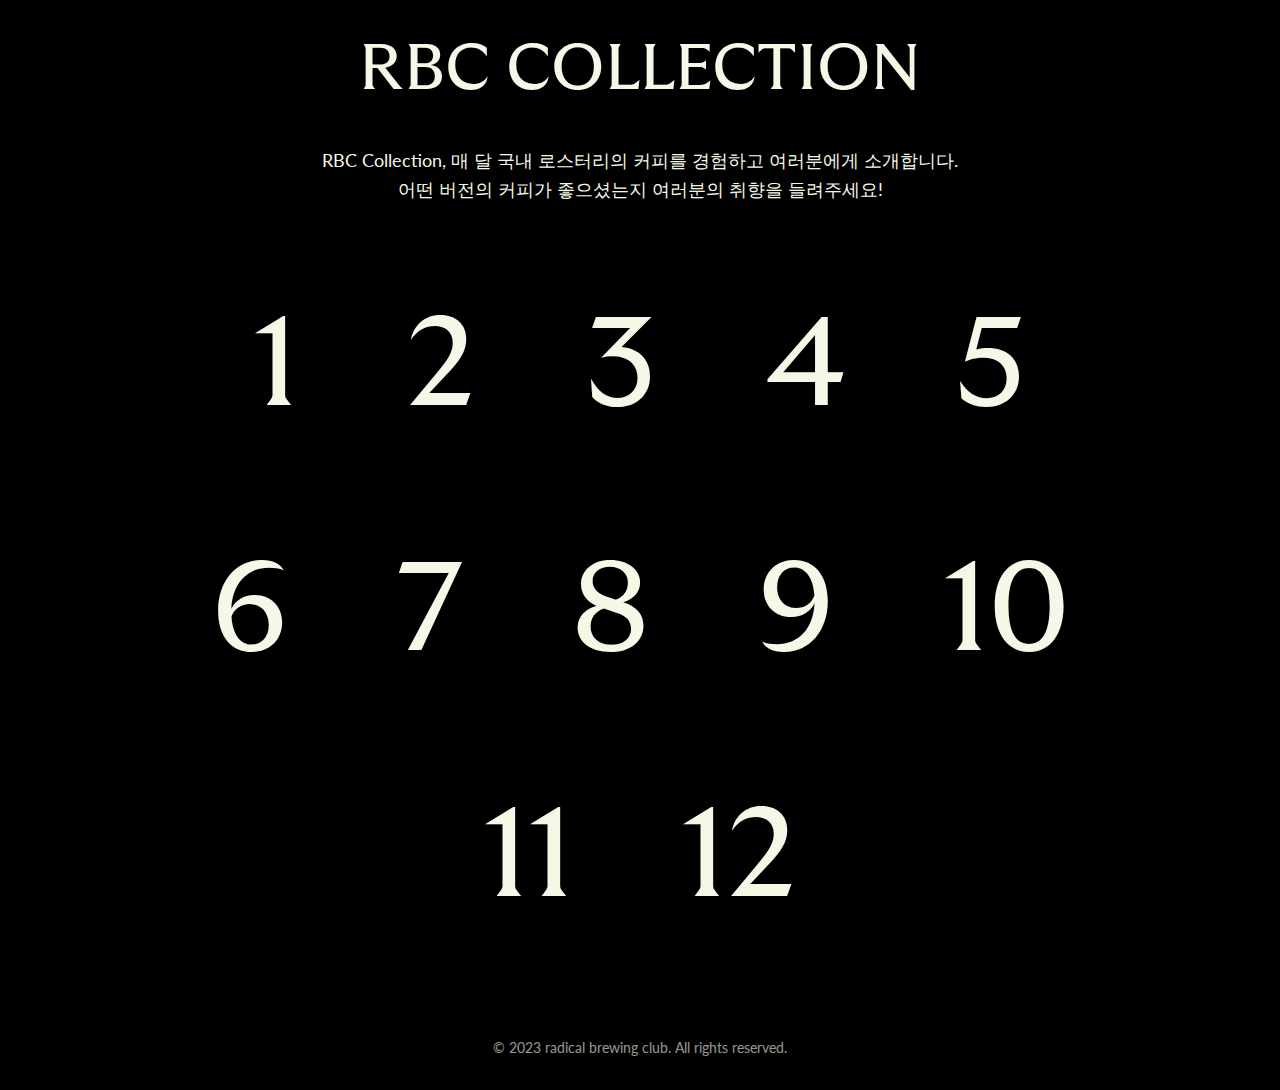
<file: index.html>
<!DOCTYPE html>
<html lang="en">

<head>
    <meta charset="UTF-8">
    <meta name="viewport" content="width=device-width, initial-scale=1.0">
    <title>RBC COLLECTION</title>

    <link rel="stylesheet" href="./style/default.css">
    <link rel="stylesheet" href="./style/02_index.css">
    <script src="./scrollMotion.js"></script>
</head>

<body>
    <header>
        <a href="./index.html">RBC COLLECTION</a>
    </header>

    <div class="container">
        <p class="writing">RBC Collection, 매 달 국내 로스터리의 커피를 경험하고 여러분에게 소개합니다. <br>어떤 버전의 커피가 좋으셨는지 여러분의 취향을 들려주세요!</p>

        <section>
            <a href="./2023_01.html">1</a>
            <a href="./2023_02.html">2</a>
            <a href="./2023_03.html">3</a>
            <a href="./2023_04.html">4</a>
            <a href="./2023_05.html">5</a>
            <a href="./2023_06.html">6</a>
            <a href="./2023_07.html">7</a>
            <a href="./2023_08.html">8</a>
            <a href="./2023_09.html">9</a>
            <a href="./2023_10.html">10</a>
            <a href="./2023_11.html">11</a>
            <a href="./2023_12.html">12</a>
        </section>

    </div>




    <!-- Footer Footer Footer -->


    <footer class="footer" style="position: relative; margin-top: 4em;">
        <div>© 2023 radical brewing club. All rights reserved.</div>
    </footer>

</body>

</html>
</file>
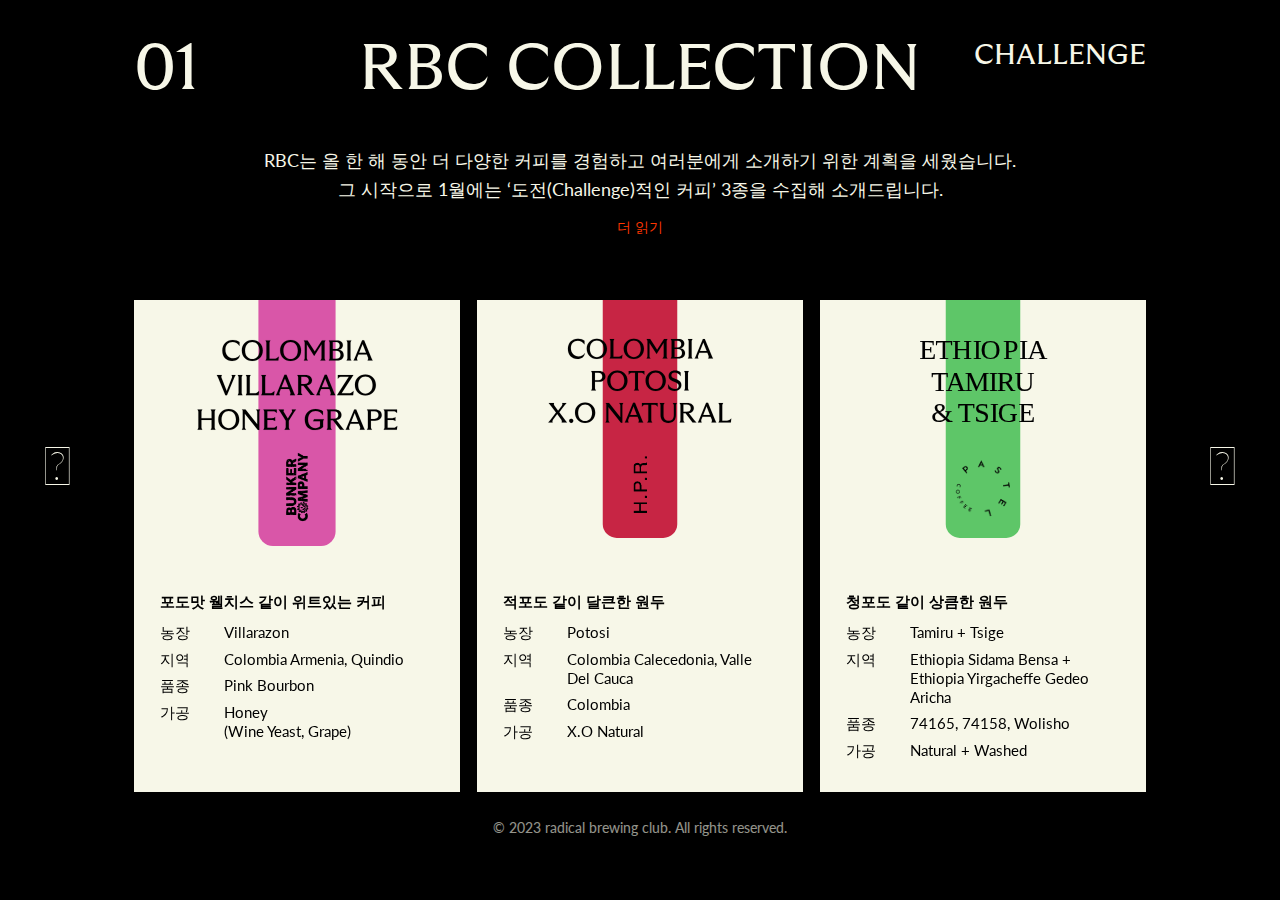
<file: 2023_01.html>
<!DOCTYPE html>
<html lang="en">

<head>
    <meta charset="UTF-8">
    <meta name="viewport" content="width=device-width, initial-scale=1.0">
    <title>RBC COLLECTION</title>

    <link rel="stylesheet" href="./style/default.css">
    <link rel="stylesheet" href="./style/page.css">
    <link rel="stylesheet" href="./style/3set.css">

    <script src="./SideMonthBtn.js" defer></script>
    <script src="./scrollMotion.js"></script>
    <!-- 설명글 더보기 기능 -->
    <script src="./caption.js"></script>
</head>

<body>
    <header>
        <div class="month">01</div>
        <div><a href="./index.html">RBC COLLECTION</a></div>
        <div class="head-info">
            Challenge
        </div>
    </header>

    <div class="container">

        <p class="writing">
            <span class="more-text" style="display:none;">
                2023년 새해가 밝았습니다.
                여러분은 올해 어떤 새로운 도전을 계획하고 계신가요?
                <br><br>
                우리는 새해가 되면 도전적인 목표를 세우곤 합니다.
                '매일 운동하기’ 같은 꾸준함이 필요한 계획을 세우기도 하고, ’안 가본 나라 몇 개국’ 여행하기와 같은 변화가 필요한 목표를 만들기도 합니다.
                <br><br>
            </span>
            RBC는 올 한 해 동안 더 다양한 커피를 경험하고 여러분에게 소개하기 위한 계획을 세웠습니다. <br>
            그 시작으로 1월에는 ‘도전(Challenge)적인 커피’ 3종을 수집해 소개드립니다.
            <span class="more-text" style="display:none;">
                <br><br>
                이번 커피는 각각 ‘포도맛 웰치스’, ‘적포도’, ‘청포도’를 연상시키는 포도 3총사입니다.
                <br><br>
                모두 도전적인 생산 방식을 통해 탄생한 커피입니다.
                매력적인 향미를 끌어내기 위한 커피 생산자들의 도전 이야기를 아래 커피 소개에 적어두었습니다.
                여유가 있으실 때 읽어보면서 드시면 더 즐거운 커피 경험이 되실거에요.
                <br><br>
                여러분도 신포도 보듯 멀리서 보기만 하지 말고,
                오며 가며 RBC에 들르셔서 낯설지만 매력적인 커피의 맛에 도전해보시는 것은 어떨까요?
                <br><br>
                새해가 밝았습니다.
                여러분은 어떤 새로운 도전을 계획하고 계신가요?
                도전적인 경험으로 가득한 한 해가 되시길 바랍니다.
            </span>
            <br>
            <button id="toggle-button">더 읽기</button>
        </p>



        <a class="previousM" href="./index.html"></a>
        <a class="nextM" href="./2023_02.html"></a>


        <section class="contents-holder">

            <div class="contents">


                <div class="front">
                    <!-- 앞면에 표시할 내용 -->
                    <a href="" id="coffee01"> </a>
                    <div class="img-holder">
                        <img src="./2023_01-svg/01-coffee-1_tag.svg" alt="">
                    </div>
                    <table>
                        <th colspan="2">포도맛 웰치스 같이 위트있는 커피</th>
                        <tr>
                            <td>농장</td>
                            <td>Villarazon</td>
                        </tr>
                        <tr>
                            <td>지역</td>
                            <td>Colombia Armenia, Quindio</td>
                        </tr>
                        <tr>
                            <td>품종</td>
                            <td>Pink Bourbon</td>
                        </tr>
                        <tr>
                            <td>가공</td>
                            <td>Honey <br>
                                (Wine Yeast, Grape)</td>
                        </tr>
                    </table>
                </div>

                <div class="back">
                    <!-- 뒷면에 표시할 내용 -->
                    <a href="" id="coffee01"> </a>
                    <div class="img-holder">
                        <img src="./2023_01-svg/01-coffee-1_tag.svg" alt="">
                    </div>
                    <table>
                        <thead>
                            <th colspan="2">콜롬비아 비야라조 허니 그레이프</th>
                        </thead>
                        <tbody>
                            <tr>
                                <td>
                                    <p>포도맛 웰치스가 떠오르는 위트있는 커피입니다.
                                        부담스럽지 않을 정도의 달콤한 포도와 꽃향기, 그리고 밤꿀 같은 달콤쌉쌀한 맛을 직관적으로 느껴볼 수 있습니다. 트렌디한 가공을 거친 커피를
                                        경험해보고 싶은 분께
                                        추천드려요.</p>
                                </td>
                            </tr>
                        </tbody>
                    </table>
                </div>
            </div>


            <div class="contents">

                <div class="front">
                    <!-- 앞면에 표시할 내용 -->
                    <a href="" id="coffee02"> </a>
                    <div class="img-holder">
                        <img src="./2023_01-svg/01-coffee-2_tag.svg" alt="">
                    </div>

                    <table>
                        <th colspan="2">적포도 같이 달큰한 원두</th>
                        <tr>
                            <td>농장</td>
                            <td>Potosi</td>
                        </tr>
                        <tr>
                            <td>지역</td>
                            <td>Colombia Calecedonia, Valle Del Cauca</td>
                        </tr>
                        <tr>
                            <td>품종</td>
                            <td>Colombia</td>
                        </tr>
                        <tr>
                            <td>가공</td>
                            <td>X.O Natural</td>
                        </tr>
                    </table>
                </div>

                <div class="back">
                    <!-- 뒷면에 표시할 내용 -->
                    <a href="" id="coffee02"> </a>
                    <div class="img-holder">
                        <img src="./2023_01-svg/01-coffee-2_tag.svg" alt="">
                    </div>
                    <table>
                        <thead>
                            <th colspan="2">콜롬비아 포토시 XO Natura</th>
                        </thead>
                        <tbody>
                            <tr>
                                <td>
                                    <p>달큰하고 진득한 적포도의 단맛이 연상되는 커피입니다.
                                        와인을 증류해서 만드는 꼬냑의 향미도 머금고 있습니다. 묵직한 단맛과 개성 있는 향미 가진 커피를 좋아하는 분께 추천드려요.
                                </td>
                                </p>
                                </td>
                            </tr>
                        </tbody>
                    </table>
                </div>
            </div>


            <div class="contents">

                <div class="front">
                    <!-- 앞면에 표시할 내용 -->
                    <a href="" id="coffee03"> </a>
                    <div class="img-holder">
                        <img src="./2023_01-svg/01-coffee-3_tag.svg" alt="">
                    </div>
                    <table>
                        <th colspan="2">청포도 같이 상큼한 원두</th>
                        <tr>
                            <td>농장</td>
                            <td>Tamiru + Tsige</td>
                        </tr>
                        <tr>
                            <td>지역</td>
                            <td>Ethiopia Sidama Bensa + Ethiopia Yirgacheffe Gedeo Aricha</td>
                        </tr>
                        <tr>
                            <td>품종</td>
                            <td>74165, 74158, Wolisho</td>
                        </tr>
                        <tr>
                            <td>가공</td>
                            <td>Natural + Washed</td>
                        </tr>
                    </table>
                </div>

                <div class="back">
                    <!-- 뒷면에 표시할 내용 -->
                    <a href="" id="coffee03"> </a>
                    <div class="img-holder">
                        <img src="./2023_01-svg/01-coffee-3_tag.svg" alt="">
                    </div>
                    <table>
                        <thead>
                            <th colspan="2">에티오피아 타미루 & 트시게</th>
                        </thead>
                        <tbody>
                            <tr>
                                <td>
                                    <p>청포도 같이 상큼한 커피입니다.
                                        샤인 머스켓이 연상되는 산미와 은은한 꽃 향이 조화롭게 느껴집니다. 평소에 새콤달콤한 산미 있는 커피를 즐기시는 분께 추천드려요.</p>
                                </td>
                            </tr>
                        </tbody>
                    </table>
                </div>
            </div>

        </section>
    </div>


    <!-- Footer Footer Footer -->


    <footer class="footer">
        <div>© 2023 radical brewing club. All rights reserved.</div>
    </footer>


    <script>
        document.addEventListener("DOMContentLoaded", function () {
            // coffee01에 대한 flip 이벤트 리스너
            document.getElementById("coffee01").addEventListener("click", function (e) {
                e.preventDefault();
                const content = this.closest('.contents');
                content.classList.toggle('flipped');
            });

            // coffee02에 대한 flip 이벤트 리스너
            document.getElementById("coffee02").addEventListener("click", function (e) {
                e.preventDefault();
                const content = this.closest('.contents');
                content.classList.toggle('flipped');
            });

            // coffee03에 대한 flip 이벤트 리스너
            document.getElementById("coffee03").addEventListener("click", function (e) {
                e.preventDefault();
                const content = this.closest('.contents');
                content.classList.toggle('flipped');
            });
        });

    </script>

</body>

</html>
</file>
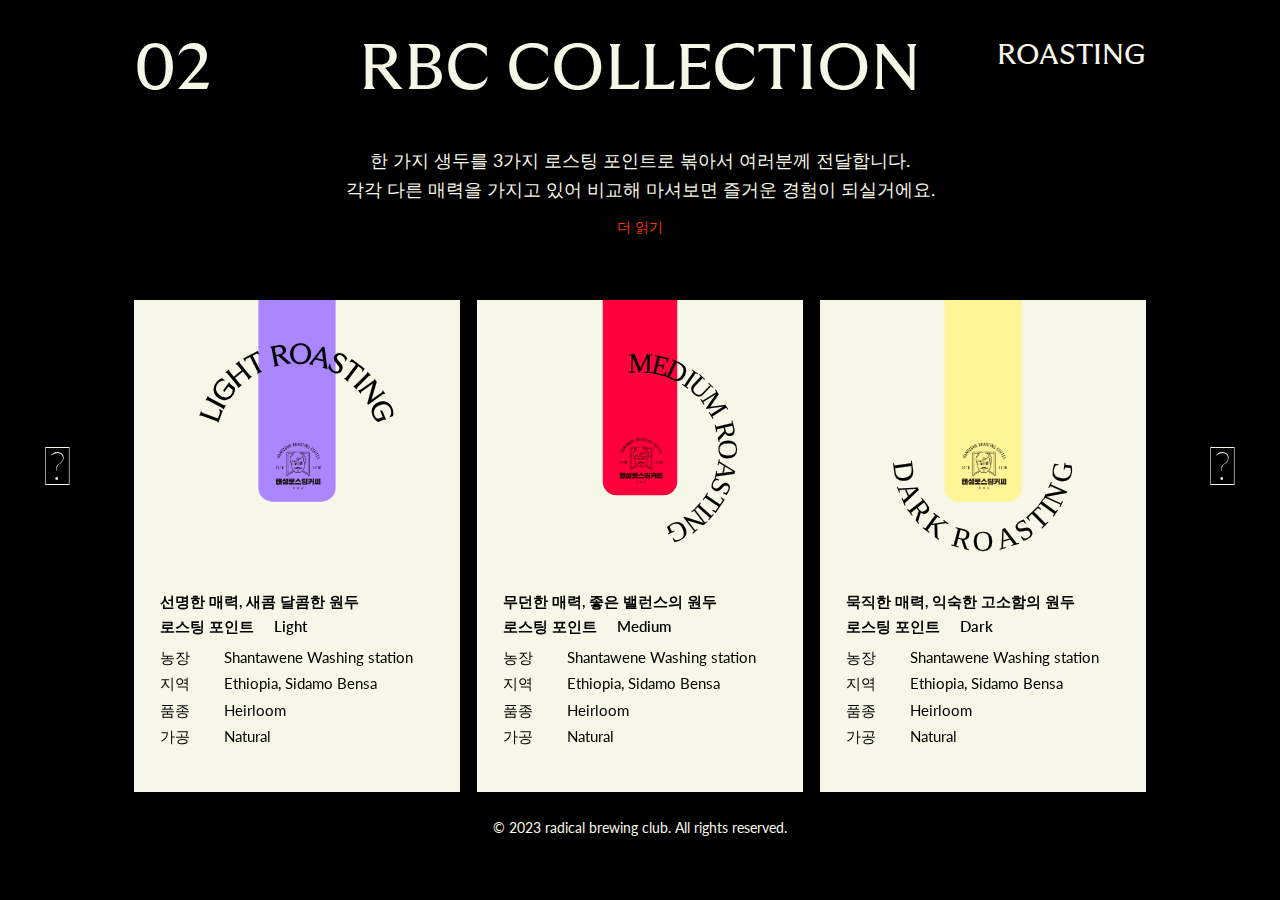
<file: 2023_02.html>
<!DOCTYPE html>
<html lang="en">

<head>
    <meta charset="UTF-8">
    <meta name="viewport" content="width=device-width, initial-scale=1.0">
    <title>RBC COLLECTION</title>

    <link rel="stylesheet" href="./style/default.css">
    <link rel="stylesheet" href="./style/page.css">
    <link rel="stylesheet" href="./style/3set.css">

    <script src="./SideMonthBtn.js" defer></script>
    <script src="./scrollMotion.js"></script>
    <!-- 설명글 더보기 기능 -->
    <script src="./caption.js"></script>

</head>

<body>
    <header>
        <div class="month">02</div>
        <div><a href="./index.html">RBC COLLECTION</a></div>
        <div class="head-info">
            Roasting
        </div>
    </header>


    <div class="container">

        <p class="writing">
            한 가지 생두를 3가지 로스팅 포인트로 볶아서 여러분께 전달합니다. <br>
            각각 다른 매력을 가지고 있어 비교해 마셔보면 즐거운 경험이 되실거에요.
            <span class="more-text" style="display:none;">
                <br><br>
                여러분은 좋아하는 대상을 자신만의 스타일로 표현해본 경험이 있으신가요? 바리스타는 손님에게 전달할 한 잔의 커피를 두고 어떤 매력을 강조해 추출할지 항상 고민합니다. 이번 달에는 이런
                바리스타의 즐거운 고민을 여러분께 공유하려고 합니다.
                <br><br>
                이웃 로스터리 @handsomeroastingcoffee의 도움으로 한 가지 생두를 3가지 로스팅 포인트로 볶아서 여러분께 전달합니다. 각각 다른 매력을 가지고 있어 비교해 마셔보면
                즐거운 경험이 되실거에요.
                <br><br>
                어떤 버전의 커피가 좋으셨는지 여러분의 취향을 들려주세요!
            </span>
            <br>
            <button id="toggle-button">더 읽기</button>
        </p>



        <a class="previousM" href="./2023_01.html"></a>
        <a class="nextM" href="./2023_03.html"></a>


        <section class="contents-holder">

            <div class="contents">

                <div class="front">
                    <!-- 앞면에 표시할 내용 -->
                    <a href="" id="coffee01"> </a>
                    <div class="img-holder">
                        <img src="./2023_02-svg/02-coffee-1_tag.svg" alt="">
                    </div>
                    <table>
                        <th colspan="2">선명한 매력, 새콤 달콤한 원두 <br>
                            로스팅 포인트 &nbsp; &nbsp; Light</th>
                        <tr>
                            <td>농장</td>
                            <td>Shantawene Washing station</td>
                        </tr>
                        <tr>
                            <td>지역</td>
                            <td>Ethiopia, Sidamo Bensa</td>
                        </tr>
                        <tr>
                            <td>품종</td>
                            <td>Heirloom</td>
                        </tr>
                        <tr>
                            <td>가공</td>
                            <td>Natural</td>
                        </tr>
                    </table>
                </div>

                <div class="back">
                    <!-- 뒷면에 표시할 내용 -->
                    <a href="" id="coffee01"> </a>
                    <div class="img-holder">
                        <img src="./2023_02-svg/02-coffee-1_tag.svg" alt="">
                    </div>
                    <table>
                        <thead>
                            <th colspan="2">에티오피아 시다마 산타와니 G1 Natural</th>
                        </thead>
                        <tbody>
                            <tr>
                                <td colspan="2">
                                    <p>라이트 로스팅하여 생두 고유의 향과 적절한 단맛을 강조합니다. 새콤달콤 산미와 향미를 즐기는 분께 추천드립니다. <br>
                                        <span style="font-size: .87em;"> 로스팅: 핸섬 로스팅</span>
                                    </p>
                                </td>
                            </tr>
                        </tbody>
                    </table>
                </div>
            </div>

            <div class="contents">

                <div class="front">
                    <!-- 앞면에 표시할 내용 -->
                    <a href="" id="coffee02"> </a>
                    <div class="img-holder">
                        <img src="./2023_02-svg/02-coffee-2_tag.svg" alt="">
                    </div>
                    <table>
                        <th colspan="2">무던한 매력, 좋은 밸런스의 원두 <br>
                            로스팅 포인트 &nbsp; &nbsp; Medium</th>
                        <tr>
                            <td>농장</td>
                            <td>Shantawene Washing station</td>
                        </tr>
                        <tr>
                            <td>지역</td>
                            <td>Ethiopia, Sidamo Bensa</td>
                        </tr>
                        <tr>
                            <td>품종</td>
                            <td>Heirloom</td>
                        </tr>
                        <tr>
                            <td>가공</td>
                            <td>Natural</td>
                        </tr>
                    </table>
                </div>

                <div class="back">
                    <!-- 뒷면에 표시할 내용 -->
                    <a href="" id="coffee02"> </a>
                    <div class="img-holder">
                        <img src="./2023_02-svg/02-coffee-2_tag.svg" alt="">
                    </div>
                    <table>
                        <thead>
                            <th colspan="2">에티오피아 시다마 산타와니 G1 Natural</th>
                        </thead>
                        <tbody>
                            <tr>
                                <td colspan="2">
                                    <p>미디움 로스팅하여 산미의 톤은 비교적 줄이고, 단맛과 고소한 뉘앙스를 더했습니다. 한 잔을 다 마셔도 부담없는 커피를 선호하는 분께
                                        추천드립니다.<br>
                                        <span style="font-size: .87em;"> 로스팅: &nbsp; 핸섬 로스팅</span>
                                    </p>
                                </td>
                            </tr>
                        </tbody>
                    </table>
                </div>
            </div>

            <div class="contents">

                <div class="front">
                    <!-- 앞면에 표시할 내용 -->
                    <a href="" id="coffee03"> </a>
                    <div class="img-holder">
                        <img src="./2023_02-svg/02-coffee-3_tag.svg" alt="">
                    </div>
                    <table>
                        <th colspan="2">묵직한 매력, 익숙한 고소함의 원두 <br>
                            로스팅 포인트 &nbsp; &nbsp; Dark</th>
                        <tr>
                            <td>농장</td>
                            <td>Shantawene Washing station</td>
                        </tr>
                        <tr>
                            <td>지역</td>
                            <td>Ethiopia, Sidamo Bensa</td>
                        </tr>
                        <tr>
                            <td>품종</td>
                            <td>Heirloom</td>
                        </tr>
                        <tr>
                            <td>가공</td>
                            <td>Natural</td>
                        </tr>
                    </table>
                </div>

                <div class="back">
                    <!-- 뒷면에 표시할 내용 -->
                    <a href="" id="coffee03"> </a>
                    <div class="img-holder">
                        <img src="./2023_02-svg/02-coffee-3_tag.svg" alt="">
                    </div>
                    <table>
                        <thead>
                            <th colspan="2">에티오피아 시다마 산타와니 G1 Natural</th>
                        </thead>
                        <tbody>
                            <tr>
                                <td colspan="2">
                                    <p>다크 로스팅하여 익숙한 고소함을 바탕으로 고유의 향미가 어우러집니다.
                                        고소하고 짙은 농도의 커피를 즐기는 분께 추천드립니다. <br>
                                        <span style="font-size: .87em;"> 로스팅: &nbsp; 핸섬 로스팅</span>
                                    </p>
                                </td>
                            </tr>
                        </tbody>
                    </table>
                </div>
            </div>
        </section>



        <!-- Footer Footer Footer -->
        <footer class="footer">
            <div>© 2023 radical brewing club. All rights reserved.</div>
        </footer>

    </div>


    <script>
        document.addEventListener("DOMContentLoaded", function () {
            // coffee01에 대한 flip 이벤트 리스너
            document.getElementById("coffee01").addEventListener("click", function (e) {
                e.preventDefault();
                const content = this.closest('.contents');
                content.classList.toggle('flipped');
            });

            // coffee02에 대한 flip 이벤트 리스너
            document.getElementById("coffee02").addEventListener("click", function (e) {
                e.preventDefault();
                const content = this.closest('.contents');
                content.classList.toggle('flipped');
            });

            // coffee03에 대한 flip 이벤트 리스너
            document.getElementById("coffee03").addEventListener("click", function (e) {
                e.preventDefault();
                const content = this.closest('.contents');
                content.classList.toggle('flipped');
            });
        });

    </script>
</body>

</html>
</file>
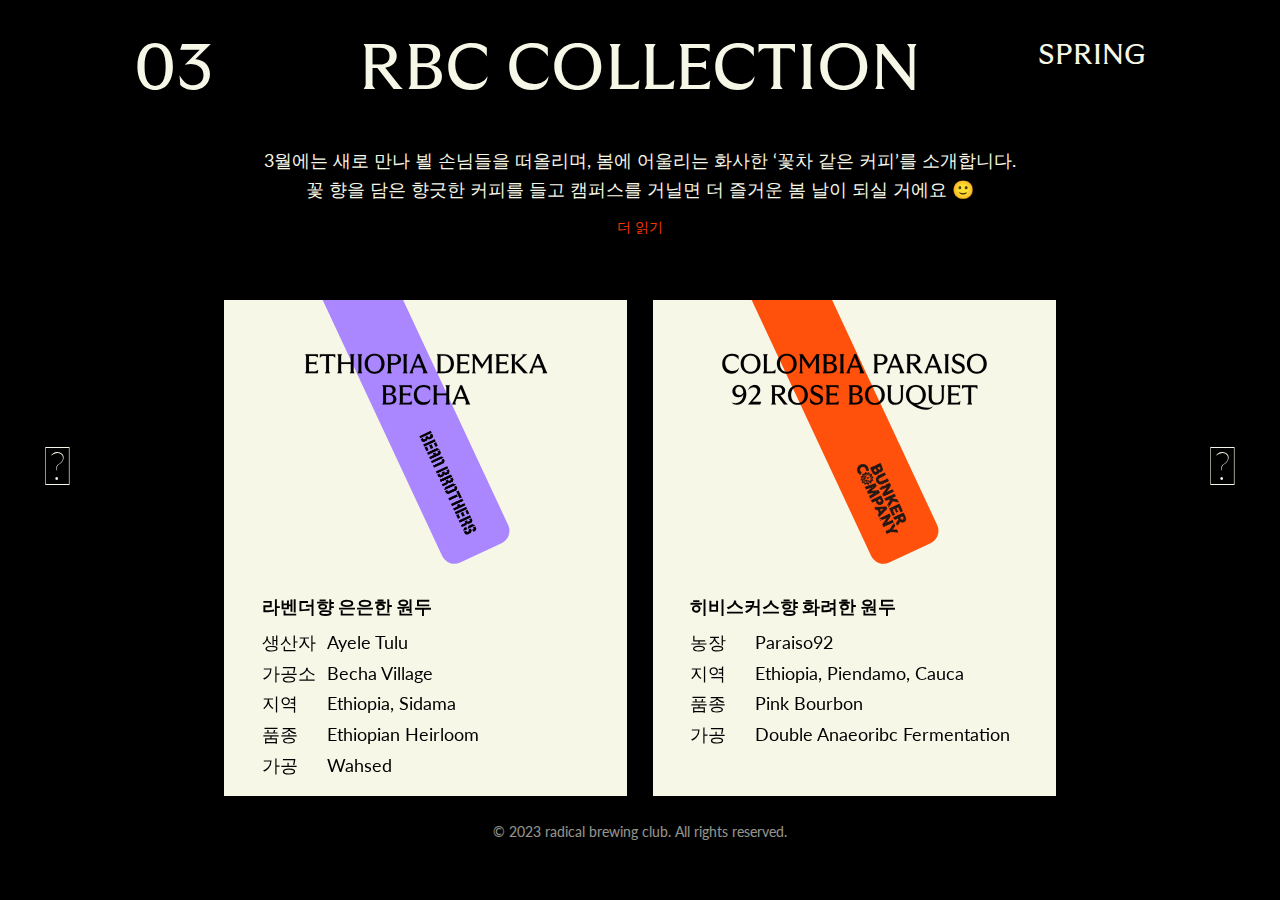
<file: 2023_03.html>
<!DOCTYPE html>
<html lang="en">

<head>
    <meta charset="UTF-8">
    <meta name="viewport" content="width=device-width, initial-scale=1.0">

    <title>RBC COLLECTION</title>

    <link rel="stylesheet" href="./style/default.css">
    <link rel="stylesheet" href="./style/page.css">

    <script src="./SideMonthBtn.js" defer></script>
    <script src="./scrollMotion.js"></script>
    <!-- 설명글 더보기 기능 -->
    <script src="./caption.js"></script>
</head>

<body>
    <header>
        <div class="month">03</div>
        <div><a href="./index.html">RBC COLLECTION</a></div>
        <div class="head-info">
            Spring
        </div>
    </header>



    <div class="container">
        <p class="writing">
            3월에는 새로 만나 뵐 손님들을 떠올리며, 봄에 어울리는 화사한 ‘꽃차 같은 커피’를 소개합니다. <br>
            꽃 향을 담은 향긋한 커피를 들고 캠퍼스를 거닐면 더 즐거운 봄 날이 되실 거에요 🙂
            <span class="more-text" style="display:none;">
                <br> <br>
                여러분은 봄의 어떤 점이 좋으신가요?
                따사로운 햇살, 알록달록한 색과 향기, 활기찬 분위기까지
                별일 없어도 괜스레 기분 좋은 계절, 봄이 성큼 다가왔습니다.
                <br><br>
                매년 3월이면 래디컬브루잉클럽(RBC)에도 밝은 기운이 가득합니다.
                개학을 맞은 캠퍼스의 생동감이 고려대 정문에 위치한 RBC까지 전해집니다.
            </span>
            <br>
            <button id="toggle-button">더 읽기</button>
        </p>



        <a class="previousM" href="./2023_02.html"></a>
        <a class="nextM" href="./2023_04.html"></a>


        <section class="contents-holder">

            <div class="contents">
                <div class="front">
                    <!-- 앞면에 표시할 내용 -->
                    <a href="" id="coffee01"> </a>
                    <div class="img-holder">
                        <img src="./2023_03-svg/03-coffee-1_tag.svg" alt="">
                    </div>
                    <table>
                        <th colspan="2">라벤더향 은은한 원두</th>
                        <tr>
                            <td>생산자</td>
                            <td>Ayele Tulu</td>
                        </tr>
                        <tr>
                            <td>가공소</td>
                            <td>Becha Village</td>
                        </tr>
                        <tr>
                            <td>지역</td>
                            <td>Ethiopia, Sidama</td>
                        </tr>
                        <tr>
                            <td>품종</td>
                            <td>Ethiopian Heirloom</td>
                        </tr>
                        <tr>
                            <td>가공</td>
                            <td>Wahsed</td>
                        </tr>
                    </table>
                </div>

                <div class="back">
                    <!-- 뒷면에 표시할 내용 -->
                    <a href="" id="coffee01"> </a>
                    <div class="img-holder">
                        <img src="./2023_03-svg/03-coffee-1_tag.svg" alt="">
                    </div>
                    <table>
                        <thead>
                            <th colspan="2">에티오피아 데메카 베차</th>
                        </thead>
                        <tbody>
                            <tr>
                                <td>
                                    <p>은은한 라벤더향과 단맛이 조화로운 커피입니다. 차 같이 깔끔하고 섬세한 향미를 즐기시는 분께 추천드려요.</p>
                                </td>
                            </tr>
                        </tbody>
                    </table>
                </div>
            </div>



            <div class="contents">
                <div class="front">
                    <!-- 앞면에 표시할 내용 -->
                    <a href="#coffeeInfo02" id="coffee02"> </a>
                    <div class="img-holder">
                        <img src="./2023_03-svg/03-coffee-2_tag.svg" alt="">
                    </div>
                    <table>
                        <th colspan="2">히비스커스향 화려한 원두</th>
                        <tr>
                            <td>농장</td>
                            <td>Paraiso92</td>
                        </tr>
                        <tr>
                            <td>지역</td>
                            <td>Ethiopia, Piendamo, Cauca </td>
                        </tr>
                        <tr>
                            <td>품종</td>
                            <td>Pink Bourbon</td>
                        </tr>
                        <tr>
                            <td>가공</td>
                            <td>Double Anaeoribc Fermentation </td>
                        </tr>
                    </table>
                </div>

                <div class="back">
                    <!-- 뒷면에 표시할 내용 -->
                    <a href="#coffeeInfo02" id="coffee02"> </a>
                    <div class="img-holder">
                        <img src="./2023_03-svg/03-coffee-2_tag.svg" alt="">
                    </div>
                    <table>
                        <thead>
                            <th colspan="2">콜롬비아 파라이소92 로즈 부케</th>
                        </thead>
                        <tbody>
                            <tr>
                                <td>
                                    <p>히비스커스와 장미향이 연상되는 커피입니다.
                                        무산소 가공을 거친 직관적인 꽃 계열 향미를 경험해보고 싶은 분께 추천드려요.</p>
                                </td>
                            </tr>
                        </tbody>
                    </table>
                </div>
            </div>

    </div>



    <!-- Footer Footer Footer -->
    <footer class="footer">
        <div>© 2023 radical brewing club. All rights reserved.</div>
    </footer>



    <script>
        // coffee01에 대한 flip 이벤트 리스너
        document.getElementById("coffee01").addEventListener("click", function (e) {
            e.preventDefault();
            const content = this.closest('.contents');
            content.classList.toggle('flipped');
        });

        // coffee02에 대한 flip 이벤트 리스너
        document.getElementById("coffee02").addEventListener("click", function (e) {
            e.preventDefault();
            const content = this.closest('.contents');
            content.classList.toggle('flipped');
        });
    </script>
</body>

</html>
</file>
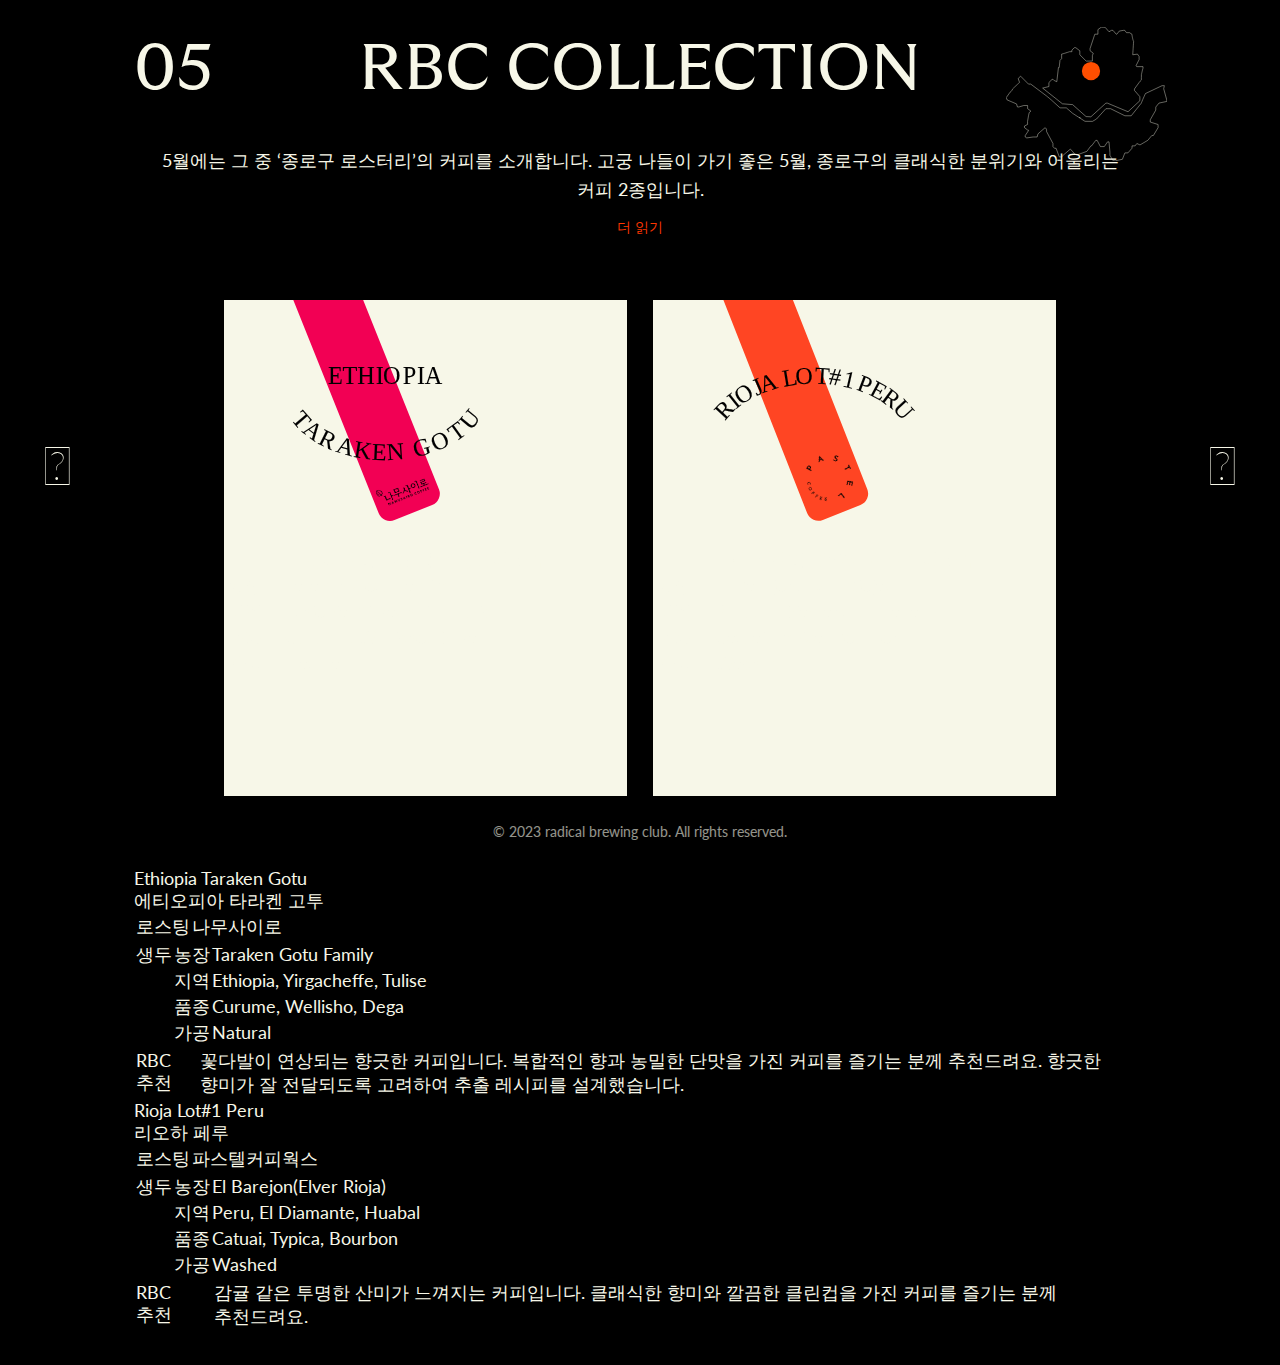
<file: 2023_05.html>
<!DOCTYPE html>
<html lang="en">

<head>
    <meta charset="UTF-8">
    <meta name="viewport" content="width=device-width, initial-scale=1.0">
    <title>RBC COLLECTION</title>

    <link rel="stylesheet" href="./style/default.css">
    <link rel="stylesheet" href="./style/page.css">

    <script src="./SideMonthBtn.js" defer></script>
    <script src="./scrollMotion.js"></script>
    <!-- 설명글 더보기 기능 -->
    <script src="./caption.js"></script>
</head>

<body>
    <header>
        <div class="month">05</div>
        <div><a href="./index.html">RBC COLLECTION</a></div>
        <div class="head-info">
            <img class="map" src="./2023_05-svg/05-coffee-map.svg" alt="">
            <p>Jongno-gu</p>
        </div>
    </header>


    <div class="container">
        <p class="writing">
            <span class="more-text" style="display:none;">
                한국에는 멋진 로스터리가 많습니다.
                각자의 색깔을 가지고 꾸준히 좋은 커피를 볶는 분들을 만나면 감사한 마음이 듭니다.
                덕분에 어느 지역에 가든 좋은 커피를 만나는 즐거움을 누릴 수 있기 때문입니다.
                RBC가 팬이 된 곳들을 안암 손님들께도 소개합니다.
                <br><br>
            </span>
            5월에는 그 중 ‘종로구 로스터리’의 커피를 소개합니다.
            고궁 나들이 가기 좋은 5월, 종로구의 클래식한 분위기와 어울리는 커피 2종입니다.
            <br>
            <button id="toggle-button">더 읽기</button>
        </p>



        <a class="previousM" href="./2023_04.html"></a>
        <a class="nextM" href="./2023_06.html"></a>


        <section class="contents-holder">

            <div class="contents">
                <a href="#coffeeInfo01" id="coffee01"></a>
                <div class="img-holder">
                    <img src="./2023_05-svg/05-coffee-1_tag.svg" alt="">
                </div>

                <table>
                    <th colspan="2">꽃다발이 연상되는 향긋한 원두</th>
                    <tr>
                        <td>농장</td>
                        <td>Taraken Gotu Family</td>
                    </tr>
                    <tr>
                        <td>지역</td>
                        <td>Ethiopia, Yirgacheffe, Tulise</td>
                    </tr>
                    <tr>
                        <td>품종</td>
                        <td>Curume, Wellisho, Dega</td>
                    </tr>
                    <tr>
                        <td>가공</td>
                        <td>Natural</td>
                    </tr>
                </table>
            </div>

            <div class="contents">
                <a href="#coffeeInfo02" id="coffee02"></a>
                <div class="img-holder">
                    <img src="./2023_05-svg/05-coffee-2_tag.svg" alt="">
                </div>

                <table>
                    <th colspan="2">감귤 같이 새콤하고 깔끔한 원두</th>
                    <tr>
                        <td>농장</td>
                        <td>El Barejon(Elver Rioja)</td>
                    </tr>
                    <tr>
                        <td>지역</td>
                        <td>Peru, El Diamante, Huabal</td>
                    </tr>
                    <tr>
                        <td>품종</td>
                        <td>Catuai, Typica, Bourbon</td>
                    </tr>
                    <tr>
                        <td>가공</td>
                        <td>Washed</td>
                    </tr>
                </table>
            </div>


        </section>
    </div>


    <!-- Footer Footer Footer -->


    <footer class="footer">
        <div>© 2023 radical brewing club. All rights reserved.</div>
    </footer>




    <!--팝업 페이지 + 원두 정보 -->

    <section class="popup" id="coffeeInfo01">
        <div class="pop-title">
            Ethiopia Taraken Gotu
            <p>에티오피아 타라켄 고투</p>
        </div>

        <div class="pop-info">
            <div>
                <table>
                    <tr>
                        <td>로스팅</td>
                        <td>나무사이로</td>
                    </tr>
                </table>
                <table>
                    <tr>
                        <td>생두</td>
                        <td>농장</td>
                        <td>Taraken Gotu Family</td>
                    </tr>
                    <tr>
                        <td></td>
                        <td>지역</td>
                        <td>Ethiopia, Yirgacheffe, Tulise</td>
                    </tr>
                    <tr>
                        <td></td>
                        <td>품종</td>
                        <td>Curume, Wellisho, Dega</td>
                    </tr>
                    <tr>
                        <td></td>
                        <td>가공</td>
                        <td>Natural</td>
                    </tr>
                </table>
                <table>
                    <tr>
                        <td>RBC 추천</td>
                        <td>꽃다발이 연상되는 향긋한 커피입니다.
                            복합적인 향과 농밀한 단맛을 가진 커피를 즐기는 분께 추천드려요. 향긋한 향미가 잘 전달되도록 고려하여 추출 레시피를 설계했습니다.</td>
                    </tr>
                </table>
            </div>
        </div>
    </section>

    <section class="popup" id="coffeeInfo02">
        <div class="pop-title">
            Rioja Lot#1 Peru
            <p>리오하 페루</p>
        </div>

        <div class="pop-info">
            <div>
                <table>
                    <tr>
                        <td>로스팅</td>
                        <td>파스텔커피웍스</td>
                    </tr>
                </table>
                <table>
                    <tr>
                        <td>생두</td>
                        <td>농장</td>
                        <td>El Barejon(Elver Rioja)</td>
                    </tr>
                    <tr>
                        <td></td>
                        <td>지역</td>
                        <td>Peru, El Diamante, Huabal</td>
                    </tr>
                    <tr>
                        <td></td>
                        <td>품종</td>
                        <td>Catuai, Typica, Bourbon</td>
                    </tr>
                    <tr>
                        <td></td>
                        <td>가공</td>
                        <td>Washed</td>
                    </tr>
                </table>
                <table>
                    <tr>
                        <td>RBC 추천</td>
                        <td>감귤 같은 투명한 산미가 느껴지는 커피입니다. 클래식한 향미와 깔끔한 클린컵을 가진 커피를 즐기는 분께 추천드려요.</td>
                    </tr>
                </table>
            </div>
        </div>
    </section>


</body>

</html>
</file>
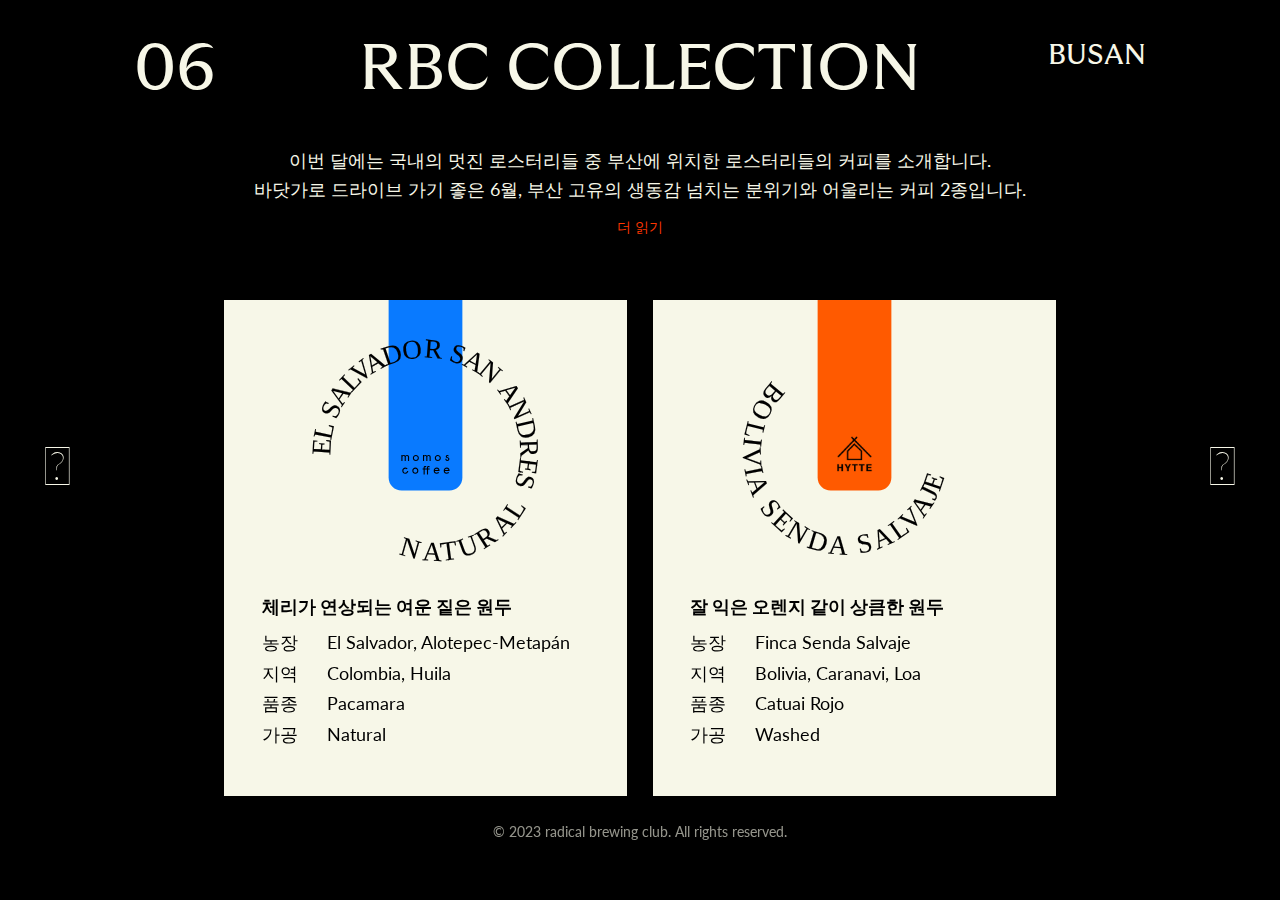
<file: 2023_06.html>
<!DOCTYPE html>
<html lang="en">

<head>
    <meta charset="UTF-8">
    <meta name="viewport" content="width=device-width, initial-scale=1.0">
    <title>RBC COLLECTION</title>

    <link rel="stylesheet" href="./style/default.css">
    <link rel="stylesheet" href="./style/page.css">

    <script src="./SideMonthBtn.js" defer></script>
    <script src="./scrollMotion.js"></script>
    <!-- 설명글 더보기 기능 -->
    <script src="./caption.js"></script>
</head>

<body>
    <header>
        <div class="month">06</div>
        <div><a href="./index.html">RBC COLLECTION</a></div>
        <div class="head-info">Busan</div>
    </header>


    <div class="container">
        <p class="writing">
            <span class="more-text" style="display:none;">
                <br>
                6월에는 ‘부산 로스터리’의 커피를 수집해 소개드립니다.
                <br><br>
                한국에는 멋진 로스터리가 많습니다.
                각자의 색깔을 가지고 꾸준히 좋은 커피를 볶는 분들을 만나면 감사한 마음이 듭니다.
                덕분에 어느 지역에 가든 좋은 커피를 만나는 즐거움을 누릴 수 있기 때문입니다.
                RBC가 팬이 된 곳들을 안암 손님들께도 소개합니다.
                <br><br>
            </span>
            이번 달에는 국내의 멋진 로스터리들 중 부산에 위치한 로스터리들의 커피를 소개합니다.<br>
            바닷가로 드라이브 가기 좋은 6월, 부산 고유의 생동감 넘치는 분위기와 어울리는 커피 2종입니다.
            <br>
            <button id="toggle-button">더 읽기</button>
        </p>

        <a class="previousM" href="./2023_05.html"></a>
        <a class="nextM" href="./2023_07.html"></a>


        <section class="contents-holder">

            <div class="contents">

                <div class="front">
                    <!-- 앞면에 표시할 내용 -->
                    <a href="" id="coffee01"> </a>
                    <div class="img-holder">
                        <img src="./2023_06-svg/06-coffee-1_tag.svg" alt="">
                    </div>
                    <table>
                        <th colspan="2">체리가 연상되는 여운 짙은 원두</th>
                        <tr>
                            <td>농장</td>
                            <td>El Salvador, Alotepec-Metapán</td>
                        </tr>
                        <tr>
                            <td>지역</td>
                            <td>Colombia, Huila</td>
                        </tr>
                        <tr>
                            <td>품종</td>
                            <td>Pacamara</td>
                        </tr>
                        <tr>
                            <td>가공</td>
                            <td>Natural</td>
                        </tr>
                    </table>
                </div>

                <div class="back">
                    <!-- 뒷면에 표시할 내용 -->
                    <a href="" id="coffee01"> </a>
                    <div class="img-holder">
                        <img src="./2023_06-svg/06-coffee-1_tag.svg" alt="">
                    </div>
                    <table>
                        <thead>
                            <th colspan="2">엘살바도르 산 안드레스 내추럴</th>
                        </thead>
                        <tbody>
                            <tr>
                                <td>
                                    <p>체리와 와인의 향미가 연상되는 짙은 여운의 커피입니다.
                                        풍부한 향과 농밀한 단맛을 가진 커피를 즐기는 분께 추천드려요. 아이스 추출시에도 짙은 향미를 잘 전달하는데 집중했습니다. <br>
                                        <span style="font-size: .87em;">로스팅: &nbsp; 모모스커피(부산)</span>
                                    </p>
                                </td>
                            </tr>
                        </tbody>
                    </table>
                </div>
            </div>



            <div class="contents">
                <div class="front">
                    <!-- 앞면에 표시할 내용 -->
                    <a href="" id="coffee02"> </a>
                    <div class="img-holder">
                        <img src="./2023_06-svg/06-coffee-2_tag.svg" alt="">
                    </div>
                    <table>
                        <th colspan="2">잘 익은 오렌지 같이 상큼한 원두</th>
                        <tr>
                            <td>농장</td>
                            <td>Finca Senda Salvaje</td>
                        </tr>
                        <tr>
                            <td>지역</td>
                            <td>Bolivia, Caranavi, Loa</td>
                        </tr>
                        <tr>
                            <td>품종</td>
                            <td>Catuai Rojo</td>
                        </tr>
                        <tr>
                            <td>가공</td>
                            <td>Washed</td>
                        </tr>
                    </table>
                </div>

                <div class="back">
                    <!-- 뒷면에 표시할 내용 -->
                    <a href="" id="coffee02"> </a>
                    <div class="img-holder">
                        <img src="./2023_06-svg/06-coffee-2_tag.svg" alt="">
                    </div>
                    <table>
                        <thead>
                            <th colspan="2">볼리비아 센다 살바헤</th>
                        </thead>
                        <tbody>
                            <tr>
                                <td>
                                    <p>잘 익은 오렌지 같은 풍부한 단맛이 매력적인 커피입니다. 진득한 단맛과 생동감 있는 산미를 가진 새콤달콤한 커피를 즐기는 분께 추천드려요. 아이스
                                        추출시에도 새콤달콤
                                        밝은 산미와 단맛을 잘 전달하는데 집중했습니다. <br>
                                        <span style="font-size: .87em;">로스팅: &nbsp; 히떼로스터리(부산)</span>
                                    </p>
                                </td>
                            </tr>
                        </tbody>
                    </table>
                </div>
            </div>


        </section>
    </div>


    <!-- Footer Footer Footer -->
    <footer class="footer">
        <div>© 2023 radical brewing club. All rights reserved.</div>
    </footer>



    <script>
        // coffee01에 대한 flip 이벤트 리스너
        document.getElementById("coffee01").addEventListener("click", function (e) {
            e.preventDefault();
            const content = this.closest('.contents');
            content.classList.toggle('flipped');
        });

        // coffee02에 대한 flip 이벤트 리스너
        document.getElementById("coffee02").addEventListener("click", function (e) {
            e.preventDefault();
            const content = this.closest('.contents');
            content.classList.toggle('flipped');
        });
    </script>
</body>

</html>
</file>
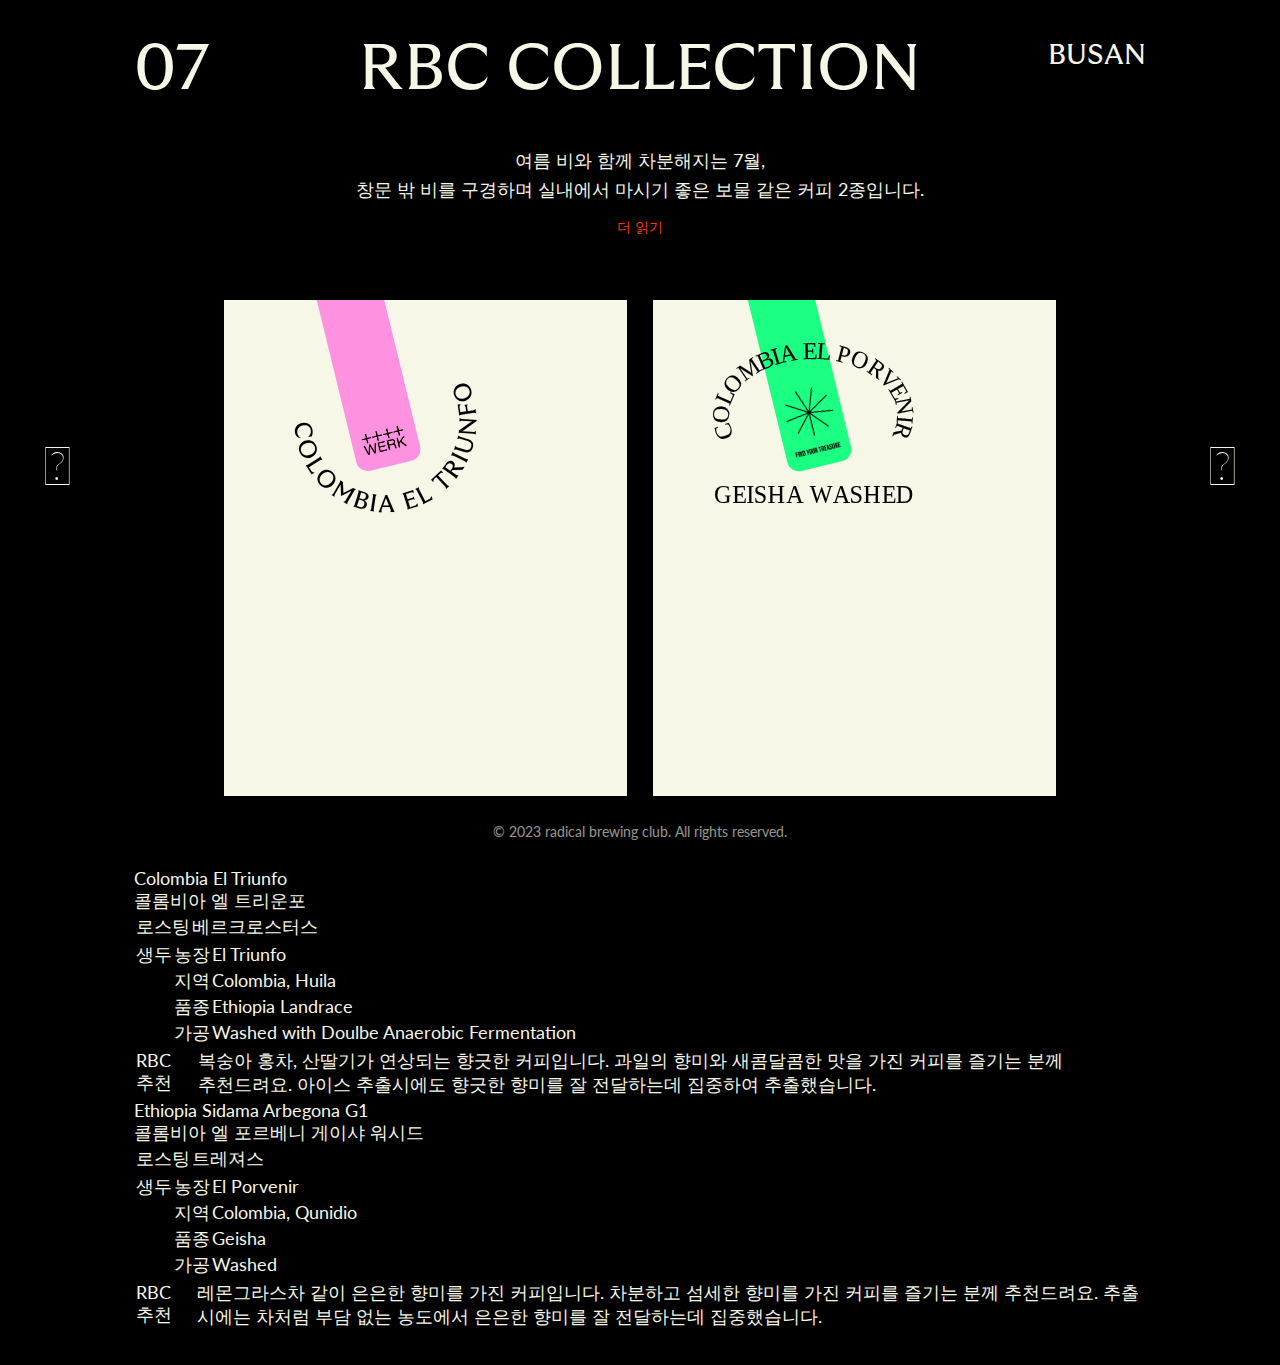
<file: 2023_07.html>
<!DOCTYPE html>
<html lang="en">

<head>
    <meta charset="UTF-8">
    <meta name="viewport" content="width=device-width, initial-scale=1.0">
    <title>RBC COLLECTION</title>

    <link rel="stylesheet" href="./style/default.css">
    <link rel="stylesheet" href="./style/page.css">

    <script src="./SideMonthBtn.js" defer></script>
    <script src="./scrollMotion.js"></script>
    <!-- 설명글 더보기 기능 -->
    <script src="./caption.js"></script>
</head>

<body>
    <header>
        <div class="month">07</div>
        <div><a href="./index.html">RBC COLLECTION</a></div>
        <div class="head-info">Busan</div>
    </header>


    <div class="container">
        <p class="writing">
            여름 비와 함께 차분해지는 7월, <br>
            창문 밖 비를 구경하며 실내에서 마시기 좋은 보물 같은 커피 2종입니다.
            <span class="more-text" style="display:none;">
                <br><br>
                한국에는 멋진 로스터리가 많습니다.
                각자의 색깔을 가지고 꾸준히 좋은 커피를 볶는 분들을 보면 감사한 마음이 듭니다. 덕분에 어느 지역에 가든 좋은 커피를 만나는 즐거움을 누릴 수 있기 때문입니다.
                RBC가 만나고 팬이 된 곳들을 안암 손님들께도 소개하고자 합니다.
            </span>
            <br>
            <button id="toggle-button">더 읽기</button>
        </p>


        <a class="previousM" href="./2023_06.html"></a>
        <a class="nextM" href="./2023_08.html"></a>


        <section class="contents-holder">

            <div class="contents">
                <a href="#coffeeInfo01" id="coffee01"> </a>
                <div class="img-holder">
                    <img src="./2023_07-svg/07-coffee-1_tag.svg" alt="">
                </div>

                <table>
                    <th colspan="2">복숭아 홍차 같이 향긋한 원두</th>
                    <tr>
                        <td>농장</td>
                        <td>El Triunfo</td>
                    </tr>
                    <tr>
                        <td>지역</td>
                        <td>Colombia, Huila</td>
                    </tr>
                    <tr>
                        <td>품종</td>
                        <td>Ethiopia Landrace</td>
                    </tr>
                    <tr>
                        <td>가공</td>
                        <td>Washed with Doulbe Anaerobic Fermentation</td>
                    </tr>
                </table>
            </div>

            <div class="contents">
                <a href="#coffeeInfo02" id="coffee02"> </a>

                <div class="img-holder">
                    <img src="./2023_07-svg/07-coffee-2_tag.svg" alt="">
                </div>

                <table>
                    <th colspan="2">레몬그라스차 같이 은은한 원두</th>
                    <tr>
                        <td>농장</td>
                        <td>El Porvenir</td>
                    </tr>
                    <tr>
                        <td>지역</td>
                        <td>Colombia, Qunidio</td>
                    </tr>
                    <tr>
                        <td>품종</td>
                        <td>Geisha</td>
                    </tr>
                    <tr>
                        <td>가공</td>
                        <td>Washed</td>
                    </tr>
                </table>
            </div>
        </section>
    </div>


    <!-- Footer Footer Footer -->


    <footer class="footer">
        <div>© 2023 radical brewing club. All rights reserved.</div>
    </footer>



    <!--팝업 페이지 + 원두 정보 -->

    <section class="popup" id="coffeeInfo01">
        <div class="pop-title">
            Colombia El Triunfo
            <p>콜롬비아 엘 트리운포</p>
        </div>

        <div class="pop-info">
            <div>
                <table>
                    <tr>
                        <td>로스팅</td>
                        <td>베르크로스터스</td>
                    </tr>
                </table>
                <table>
                    <tr>
                        <td>생두</td>
                        <td>농장</td>
                        <td>El Triunfo</td>
                    </tr>
                    <tr>
                        <td></td>
                        <td>지역</td>
                        <td>Colombia, Huila</td>
                    </tr>
                    <tr>
                        <td></td>
                        <td>품종</td>
                        <td>Ethiopia Landrace</td>
                    </tr>
                    <tr>
                        <td></td>
                        <td>가공</td>
                        <td>Washed with Doulbe Anaerobic Fermentation</td>
                    </tr>
                </table>
                <table>
                    <tr>
                        <td>RBC 추천</td>
                        <td>복숭아 홍차, 산딸기가 연상되는 향긋한 커피입니다.
                            과일의 향미와 새콤달콤한 맛을 가진 커피를 즐기는 분께 추천드려요. 아이스 추출시에도 향긋한 향미를 잘 전달하는데 집중하여 추출했습니다.</td>
                    </tr>
                </table>
            </div>
        </div>
    </section>

    <section class="popup" id="coffeeInfo02">
        <div class="pop-title">
            Ethiopia Sidama Arbegona G1
            <p>콜롬비아 엘 포르베니 게이샤 워시드</p>
        </div>

        <div class="pop-info">
            <div>
                <table>
                    <tr>
                        <td>로스팅</td>
                        <td>트레져스</td>
                    </tr>
                </table>
                <table>
                    <tr>
                        <td>생두</td>
                        <td>농장</td>
                        <td>El Porvenir</td>
                    </tr>
                    <tr>
                        <td></td>
                        <td>지역</td>
                        <td>Colombia, Qunidio</td>
                    </tr>
                    <tr>
                        <td></td>
                        <td>품종</td>
                        <td>Geisha</td>
                    </tr>
                    <tr>
                        <td></td>
                        <td>가공</td>
                        <td>Washed</td>
                    </tr>
                </table>
                <table>
                    <tr>
                        <td>RBC 추천</td>
                        <td>레몬그라스차 같이 은은한 향미를 가진 커피입니다.
                            차분하고 섬세한 향미를 가진 커피를 즐기는 분께 추천드려요. 추출 시에는 차처럼 부담 없는 농도에서 은은한 향미를 잘 전달하는데 집중했습니다.</td>
                    </tr>
                </table>
            </div>
        </div>
    </section>

    <script>

        // 1번째 원두
        var coffee01 = document.querySelector("#coffee01");

        coffee01.addEventListener("focus", function () {
            var modal01 = document.querySelector("#coffeeInfo01");
            modal01.style.display = "block";
        });

        coffee01.addEventListener("blur", function () {
            var modal01 = document.querySelector("#coffeeInfo01");
            modal01.style.display = "none";
        });

        // 2번째 원두
        var coffee02 = document.querySelector("#coffee02");

        coffee02.addEventListener("focus", function () {
            var modal02 = document.querySelector("#coffeeInfo02");
            modal02.style.display = "block";
        });

        coffee02.addEventListener("blur", function () {
            var modal02 = document.querySelector("#coffeeInfo02");
            modal02.style.display = "none";
        });
    </script>
</body>

</html>
</file>
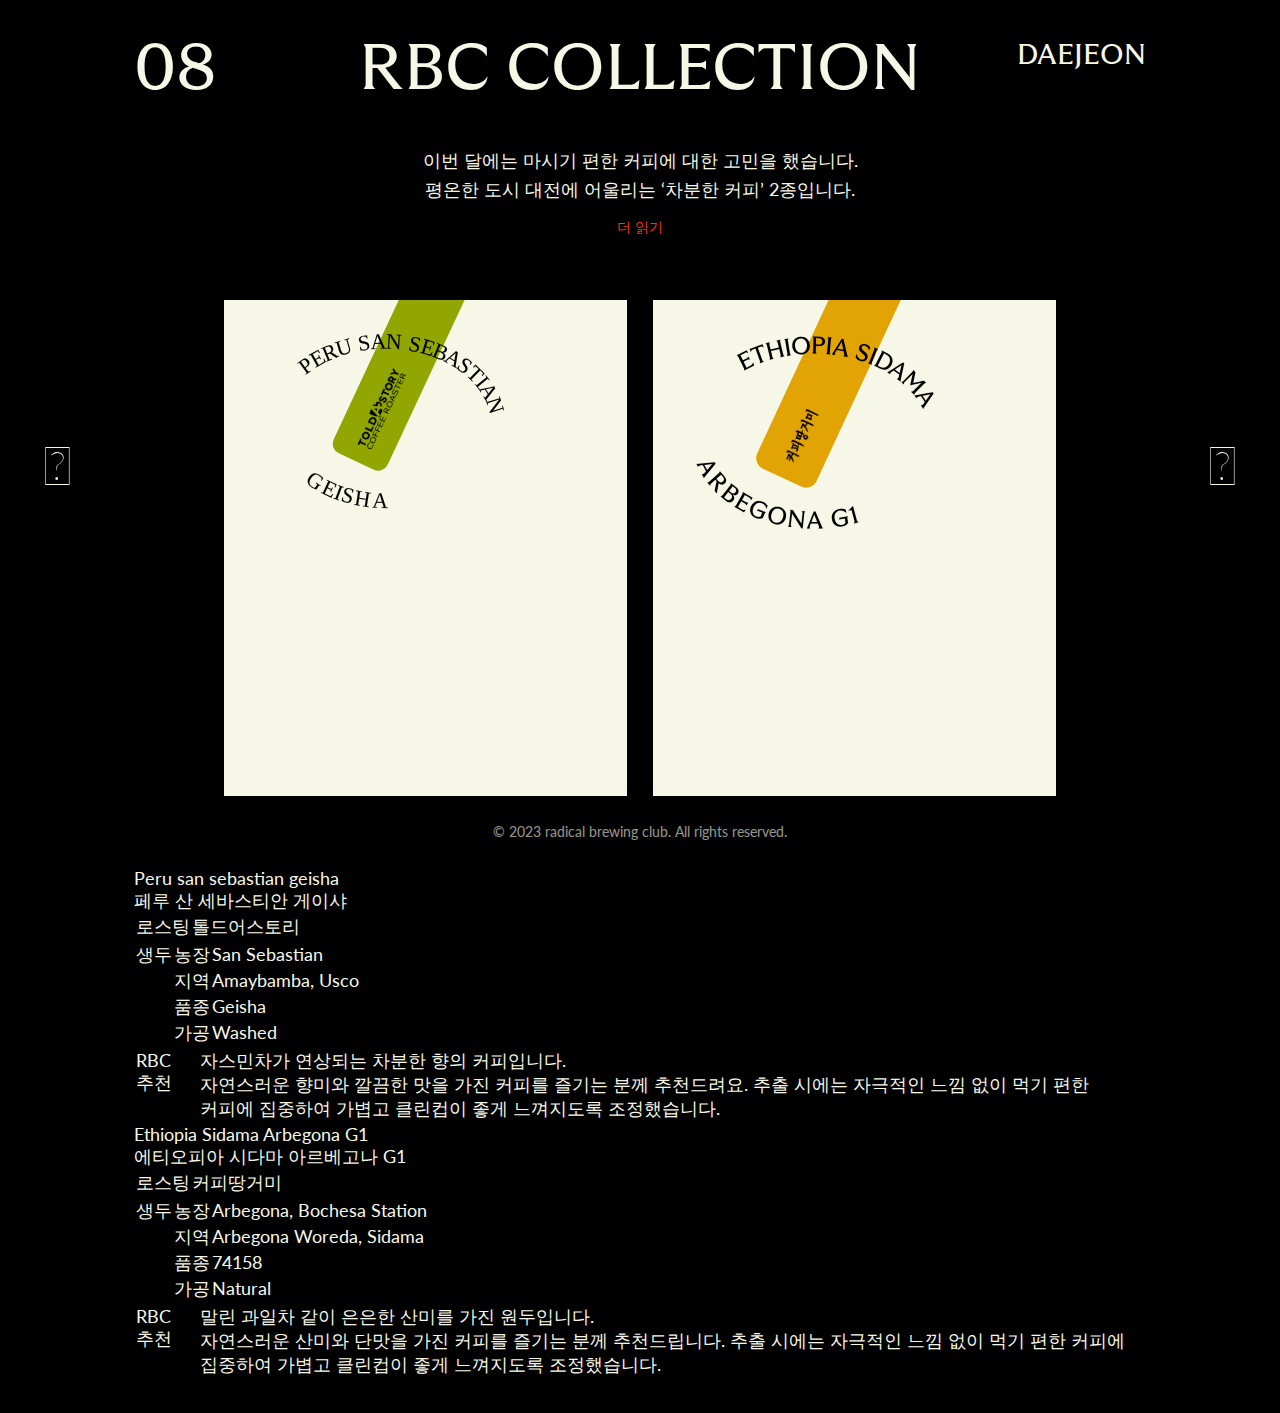
<file: 2023_08.html>
<!DOCTYPE html>
<html lang="en">

<head>
    <meta charset="UTF-8">
    <meta name="viewport" content="width=device-width, initial-scale=1.0">
    <title>RBC COLLECTION</title>

    <link rel="stylesheet" href="./style/default.css">
    <link rel="stylesheet" href="./style/page.css">

    <script src="./SideMonthBtn.js" defer></script>
    <script src="./scrollMotion.js"></script>
    <!-- 설명글 더보기 기능 -->
    <script src="./caption.js"></script>
</head>

<body>
    <header>
        <div class="month">08</div>
        <div><a href="./index.html">RBC COLLECTION</a></div>
        <div class="head-info">DAEJEON</div>
    </header>


    <div class="container">
        <p class="writing">
            이번 달에는 마시기 편한 커피에 대한 고민을 했습니다.<br>
            평온한 도시 대전에 어울리는 ‘차분한 커피’ 2종입니다.
            <span class="more-text" style="display:none;">
                <br><br>
                “순한 커피 있어요?”, “연하게 내려주세요.”
                커피를 즐기시는 어른들께 종종 듣는 주문이에요.
                <br><br>
                이번 달에는 마시기 편한 커피에 대한 고민을 했습니다.
                부담스럽지 않게 한 잔을 다 비울 수 있는 맛.
                너무 쓰지도 않고, 많이 셔서도 안되고, 자극적인 향이 있어도 어렵겠지요.
                무난한 커피라고 생각하면 쉬울 것 같다가도,
                조건을 생각하면 기본을 갖춘다는 것이 참 어려운 일이라는 생각이 듭니다.
                <br><br>
                커피도 자극적이고 화려한 것이 인기를 얻는 세상입니다.
                특별한 경험을 드리고 싶어, 저희도 열심히 찾아 종종 소개드렸어요.
                가끔은 기본에 충실한 순한 커피도 마셔보면 어떨까요.
            </span>
            <br>
            <button id="toggle-button">더 읽기</button>
        </p>

        <a class="previousM" href="./2023_07.html"></a>
        <a class="nextM" href="./2023_09.html"></a>


        <section class="contents-holder">

            <div class="contents">
                <a href="#coffeeInfo01" id="coffee01"></a>

                <div class="img-holder">
                    <img src="./2023_08-svg/08-coffee-1_tag.svg" alt="">
                </div>

                <table>
                    <th colspan="2">허브차 같이 차분한 향의 원두</th>
                    <tr>
                        <td>농장</td>
                        <td>San Sebastian</td>
                    </tr>
                    <tr>
                        <td>지역</td>
                        <td>Amaybamba, Usco</td>
                    </tr>
                    <tr>
                        <td>품종</td>
                        <td>Geisha</td>
                    </tr>
                    <tr>
                        <td>가공</td>
                        <td>Washed</td>
                    </tr>
                </table>
            </div>


            <div class="contents">
                <a href="#coffeeInfo02" id="coffee02"></a>


                <div class="img-holder">
                    <img src="./2023_08-svg/08-coffee-2_tag.svg" alt="">
                </div>

                <table>
                    <th colspan="2">과일차 같이 은은한 산미의 원두</th>
                    <tr>
                        <td>농장</td>
                        <td>Arbegona, Bochesa Station</td>
                    </tr>
                    <tr>
                        <td>지역</td>
                        <td>Arbegona Woreda, Sidama</td>
                    </tr>
                    <tr>
                        <td>품종</td>
                        <td>74158</td>
                    </tr>
                    <tr>
                        <td>가공</td>
                        <td>Natural</td>
                    </tr>
                </table>
            </div>


        </section>
    </div>


    <!-- Footer Footer Footer -->


    <footer class="footer">
        <div>© 2023 radical brewing club. All rights reserved.</div>
    </footer>




    <!--팝업 페이지 + 원두 정보 -->

    <section class="popup" id="coffeeInfo01">
        <div class="pop-title">
            Peru san sebastian geisha
            <p>페루 산 세바스티안 게이샤</p>
        </div>

        <div class="pop-info">
            <div>
                <table>
                    <tr>
                        <td>로스팅</td>
                        <td>톨드어스토리</td>
                    </tr>
                </table>
                <table>
                    <tr>
                        <td>생두</td>
                        <td>농장</td>
                        <td>San Sebastian</td>
                    </tr>
                    <tr>
                        <td></td>
                        <td>지역</td>
                        <td>Amaybamba, Usco</td>
                    </tr>
                    <tr>
                        <td></td>
                        <td>품종</td>
                        <td>Geisha</td>
                    </tr>
                    <tr>
                        <td></td>
                        <td>가공</td>
                        <td>Washed</td>
                    </tr>
                </table>
                <table>
                    <tr>
                        <td>RBC 추천</td>
                        <td>자스민차가 연상되는 차분한 향의 커피입니다. <br>자연스러운 향미와 깔끔한 맛을 가진 커피를 즐기는 분께 추천드려요. 추출 시에는 자극적인 느낌 없이 먹기 편한
                            커피에
                            집중하여 가볍고 클린컵이 좋게 느껴지도록 조정했습니다.</td>
                    </tr>
                </table>
            </div>
        </div>
    </section>

    <section class="popup" id="coffeeInfo02">
        <div class="pop-title">
            Ethiopia Sidama Arbegona G1
            <p>에티오피아 시다마 아르베고나 G1</p>
        </div>

        <div class="pop-info">
            <div>
                <table>
                    <tr>
                        <td>로스팅</td>
                        <td>커피땅거미</td>
                    </tr>
                </table>
                <table>
                    <tr>
                        <td>생두</td>
                        <td>농장</td>
                        <td>Arbegona, Bochesa Station</td>
                    </tr>
                    <tr>
                        <td></td>
                        <td>지역</td>
                        <td>Arbegona Woreda, Sidama</td>
                    </tr>
                    <tr>
                        <td></td>
                        <td>품종</td>
                        <td>74158</td>
                    </tr>
                    <tr>
                        <td></td>
                        <td>가공</td>
                        <td>Natural</td>
                    </tr>
                </table>
                <table>
                    <tr>
                        <td>RBC 추천</td>
                        <td>말린 과일차 같이 은은한 산미를 가진 원두입니다.<br>
                            자연스러운 산미와 단맛을 가진 커피를 즐기는 분께 추천드립니다. 추출 시에는 자극적인 느낌 없이 먹기 편한
                            커피에 집중하여 가볍고 클린컵이 좋게 느껴지도록 조정했습니다.</td>
                    </tr>
                </table>
            </div>
        </div>
    </section>

    <script>


        // 1번째 원두
        var coffee01 = document.querySelector("#coffee01");

        coffee01.addEventListener("focus", function () {
            var modal01 = document.querySelector("#coffeeInfo01");
            modal01.style.display = "block";
        });

        coffee01.addEventListener("blur", function () {
            var modal01 = document.querySelector("#coffeeInfo01");
            modal01.style.display = "none";
        });

        // 2번째 원두
        var coffee02 = document.querySelector("#coffee02");

        coffee02.addEventListener("focus", function () {
            var modal02 = document.querySelector("#coffeeInfo02");
            modal02.style.display = "block";
        });

        coffee02.addEventListener("blur", function () {
            var modal02 = document.querySelector("#coffeeInfo02");
            modal02.style.display = "none";
        });
    </script>


</body>

</html>
</file>
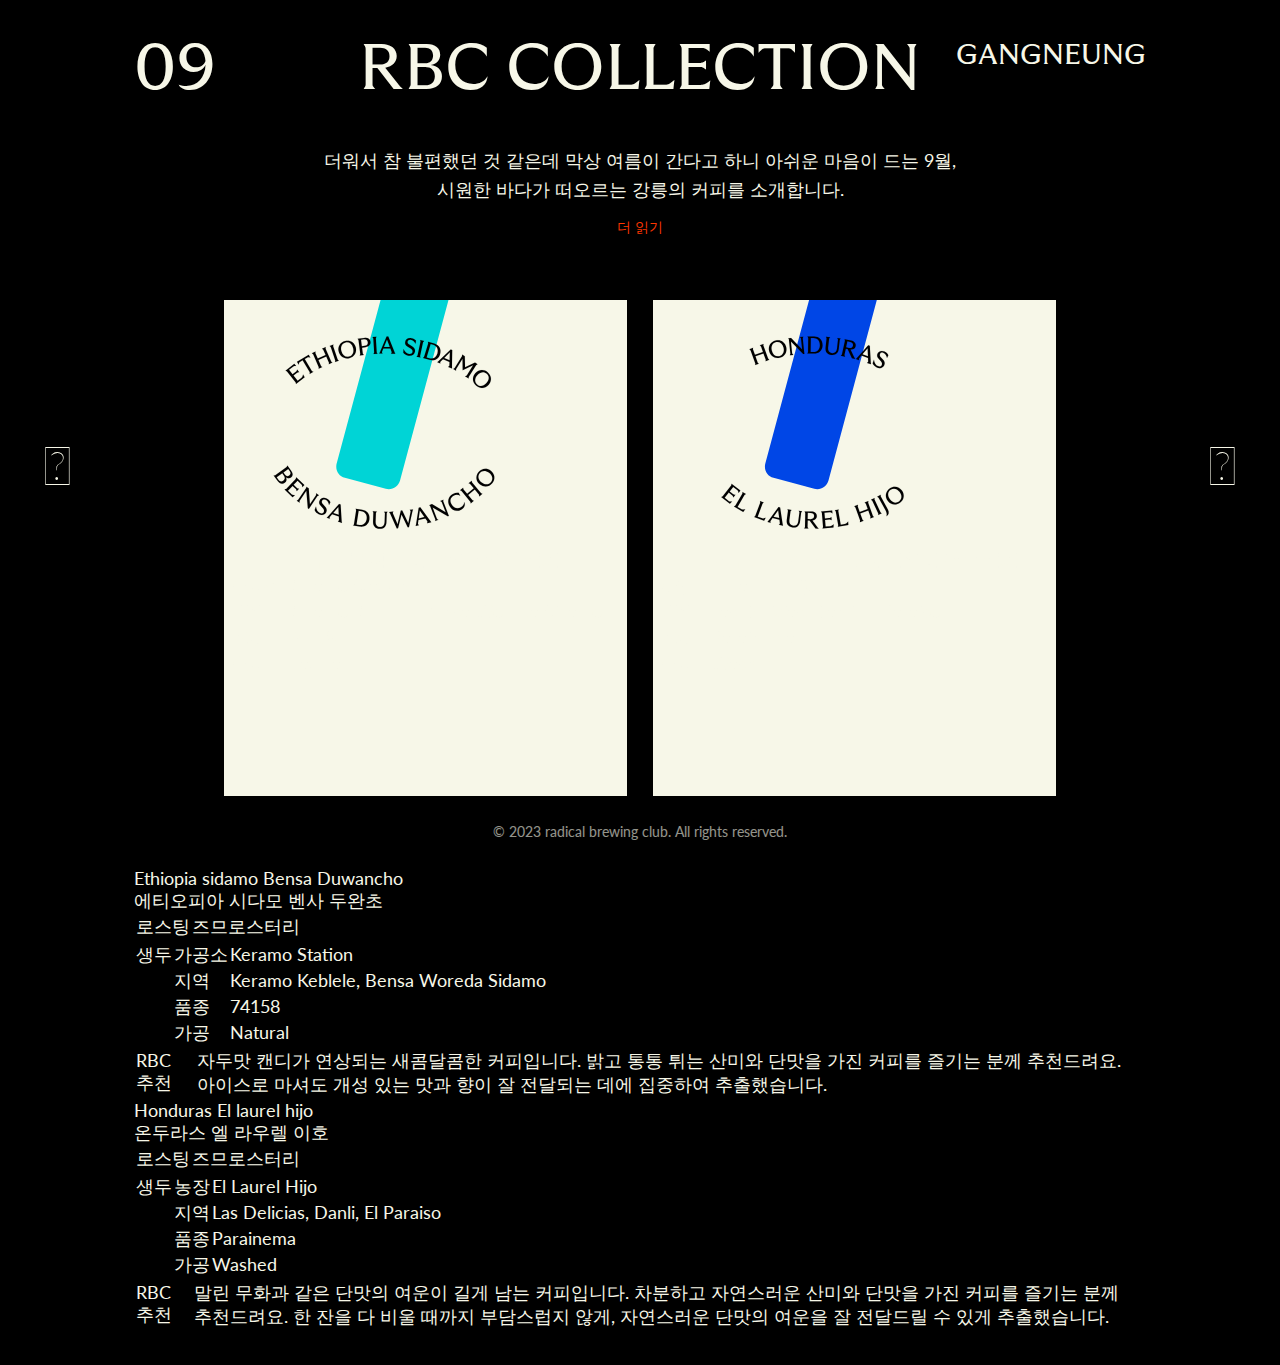
<file: 2023_09.html>
<!DOCTYPE html>
<html lang="en">

<head>
    <meta charset="UTF-8">
    <meta name="viewport" content="width=device-width, initial-scale=1.0">
    <title>RBC COLLECTION</title>

    <link rel="stylesheet" href="./style/default.css">
    <link rel="stylesheet" href="./style/page.css">

    <script src="./SideMonthBtn.js" defer></script>
    <script src="./scrollMotion.js"></script>
    <!-- 설명글 더보기 기능 -->
    <script src="./caption.js"></script>
</head>

<body>
    <header>
        <div class="month">09</div>
        <div><a href="./index.html">RBC COLLECTION</a></div>
        <div class="head-info">Gangneung</div>
    </header>


    <div class="container">
        <p class="writing">
            <span class="more-text" style="display:none;">
                여름 휴가 다들 다녀오셨나요?
                이번 여름에는 휴가도 다녀오지 못했는데
                어느새 여름의 끝자락에 와있습니다.
                <br><br>
            </span>
            더워서 참 불편했던 것 같은데 막상 여름이 간다고 하니 아쉬운 마음이 드는 9월,<br>
            시원한 바다가 떠오르는 강릉의 커피를 소개합니다.
            <span class="more-text" style="display:none;">
                <br><br>
                올해는 유난히 여름을 보내기가 아쉬워
                시원한 바다가 떠오르는 강릉의 커피를 준비했습니다.
                여름에 어울리는 ‘상큼한 과일을 닮은’ 커피 2종입니다.
                남은 여름 동안 함께 즐겨보아요.
            </span>
            <br>
            <button id="toggle-button">더 읽기</button>
        </p>


        <a class="previousM" href="./2023_08.html"></a>
        <a class="nextM" href="./2023_10.html"></a>


        <section class="contents-holder">

            <div class="contents">
                <a href="#coffeeInfo01" id="coffee01"> </a>

                <div class="img-holder">
                    <img src="./2023_09-svg/09-coffee-1_tag.svg" alt="">
                </div>

                <table>
                    <th colspan="2">자두맛 캔디 같이 새콤달콤한 커피</th>
                    <tr>
                        <td>가공소</td>
                        <td>Keramo Station</td>
                    </tr>
                    <tr>
                        <td>지역</td>
                        <td>Keramo Keblele, Bensa Woreda Sidamo</td>
                    </tr>
                    <tr>
                        <td>품종</td>
                        <td>74158</td>
                    </tr>
                    <tr>
                        <td>가공</td>
                        <td>Natural</td>
                    </tr>
                </table>
            </div>


            <div class="contents">
                <a href="#coffeeInfo02" id="coffee02"></a>

                <div class="img-holder">
                    <img src="./2023_09-svg/09-coffee-2_tag.svg" alt="">
                </div>

                <table>
                    <th colspan="2">말린 무화과 같은 단맛의 여운이 남는 커피</th>
                    <tr>
                        <td>농장</td>
                        <td>El Laurel Hijo</td>
                    </tr>
                    <tr>
                        <td>지역</td>
                        <td>Las Delicias, Danli, El Paraiso</td>
                    </tr>
                    <tr>
                        <td>품종</td>
                        <td>Parainema</td>
                    </tr>
                    <tr>
                        <td>가공</td>
                        <td>Washed</td>
                    </tr>
                </table>
            </div>


        </section>
    </div>


    <!-- Footer Footer Footer -->


    <footer class="footer">
        <div>© 2023 radical brewing club. All rights reserved.</div>
    </footer>



    <!--팝업 페이지 + 원두 정보 -->

    <section class="popup" id="coffeeInfo01">
        <div class="pop-title">
            Ethiopia sidamo Bensa Duwancho
            <p>에티오피아 시다모 벤사 두완초</p>
        </div>

        <div class="pop-info">
            <div>
                <table>
                    <tr>
                        <td>로스팅</td>
                        <td>즈므로스터리</td>
                    </tr>
                </table>
                <table>
                    <tr>
                        <td>생두</td>
                        <td>가공소</td>
                        <td>Keramo Station</td>
                    </tr>
                    <tr>
                        <td></td>
                        <td>지역</td>
                        <td>Keramo Keblele, Bensa Woreda Sidamo</td>
                    </tr>
                    <tr>
                        <td></td>
                        <td>품종</td>
                        <td>74158</td>
                    </tr>
                    <tr>
                        <td></td>
                        <td>가공</td>
                        <td>Natural</td>
                    </tr>
                </table>
                <table>
                    <tr>
                        <td>RBC 추천</td>
                        <td>자두맛 캔디가 연상되는 새콤달콤한 커피입니다. 밝고 통통 튀는 산미와 단맛을 가진 커피를 즐기는 분께 추천드려요. 아이스로 마셔도 개성 있는 맛과 향이 잘 전달되는
                            데에 집중하여 추출했습니다.</td>
                    </tr>
                </table>
            </div>
        </div>
    </section>

    <section class="popup" id="coffeeInfo02">
        <div class="pop-title">
            Honduras El laurel hijo
            <p>온두라스 엘 라우렐 이호</p>
        </div>

        <div class="pop-info">
            <div>
                <table>
                    <tr>
                        <td>로스팅</td>
                        <td>즈므로스터리</td>
                    </tr>
                </table>
                <table>
                    <tr>
                        <td>생두</td>
                        <td>농장</td>
                        <td>El Laurel Hijo</td>
                    </tr>
                    <tr>
                        <td></td>
                        <td>지역</td>
                        <td>Las Delicias, Danli, El Paraiso</td>
                    </tr>
                    <tr>
                        <td></td>
                        <td>품종</td>
                        <td>Parainema</td>
                    </tr>
                    <tr>
                        <td></td>
                        <td>가공</td>
                        <td>Washed</td>
                    </tr>
                </table>
                <table>
                    <tr>
                        <td>RBC 추천</td>
                        <td>말린 무화과 같은 단맛의 여운이 길게 남는 커피입니다.
                            차분하고 자연스러운 산미와 단맛을 가진 커피를 즐기는 분께 추천드려요. 한 잔을 다 비울 때까지 부담스럽지 않게, 자연스러운 단맛의 여운을 잘 전달드릴 수 있게
                            추출했습니다.</td>
                    </tr>
                </table>
            </div>
        </div>
    </section>

    <script>


        // 1번째 원두
        var coffee01 = document.querySelector("#coffee01");

        coffee01.addEventListener("focus", function () {
            var modal01 = document.querySelector("#coffeeInfo01");
            modal01.style.display = "block";
        });

        coffee01.addEventListener("blur", function () {
            var modal01 = document.querySelector("#coffeeInfo01");
            modal01.style.display = "none";
        });

        // 2번째 원두
        var coffee02 = document.querySelector("#coffee02");

        coffee02.addEventListener("focus", function () {
            var modal02 = document.querySelector("#coffeeInfo02");
            modal02.style.display = "block";
        });

        coffee02.addEventListener("blur", function () {
            var modal02 = document.querySelector("#coffeeInfo02");
            modal02.style.display = "none";
        });


    </script>


    </script>
</body>

</html>
</file>
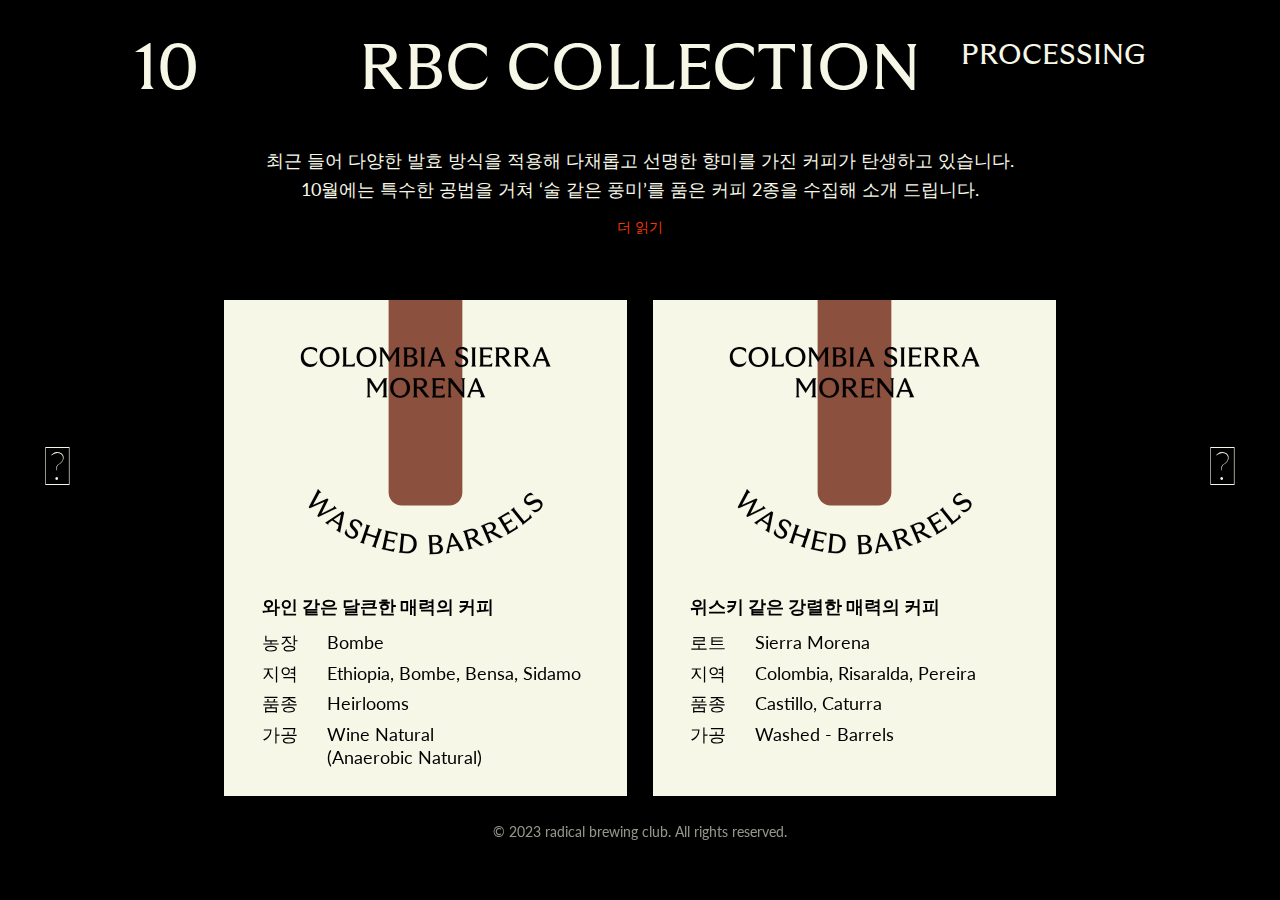
<file: 2023_10.html>
<!DOCTYPE html>
<html lang="en">

<head>
    <meta charset="UTF-8">
    <meta name="viewport" content="width=device-width, initial-scale=1.0">
    <title>RBC COLLECTION</title>

    <link rel="stylesheet" href="./style/default.css">
    <link rel="stylesheet" href="./style/page.css">

    <script src="./SideMonthBtn.js" defer></script>
    <script src="./scrollMotion.js"></script>
    <!-- 설명글 더보기 기능 -->
    <script src="./caption.js"></script>
</head>

<body>
    <header>
        <div class="month">10</div>
        <div><a href="./index.html">RBC COLLECTION</a></div>
        <div class="head-info">Processing</div>
    </header>


    <div class="container">
        <p class="writing">
            <span class="more-text" style="display:none;">
                <br><br>
                기호 식품의 수준은 그 국가의 문화 수준을 반영한다고 합니다. 음악, 미술 등 문화는 발전을 거듭하며 다양한 장르로 세분화됩니다.
                <br><br>
                대표적인 기호 식품 커피 산업도 끊임없이 발전하고 있습니다. 특히 생산 농가와 커피 업계의 노력으로 제조 공법이 다양해지고 있습니다.
                <br><br>
            </span>
            최근 들어 다양한 발효 방식을 적용해 다채롭고 선명한 향미를 가진 커피가 탄생하고 있습니다. <br>
            10월에는 특수한 공법을 거쳐 ‘술 같은 풍미’를 품은 커피 2종을 수집해 소개 드립니다.
            <span class="more-text" style="display:none;">
                <br><br>
                앞으로 <span style="font-weight: bold;">특수 가공된 커피</span>가 새로운 커피의 장르로 자리 잡을 수 있을지, 직접 체험해보시길 바랍니다.
            </span>
            <br>
            <button id="toggle-button">더 읽기</button>
        </p>


        <a class="previousM" href="./2023_09.html"></a>
        <a class="nextM" href="./2023_11.html"></a>


        <section class="contents-holder">

            <div class="contents">
                <div class="front">
                    <!-- 앞면에 표시할 내용 -->
                    <a href="" id="coffee01"> </a>
                    <div class="img-holder">
                        <img src="./2023_10-svg/10-coffee-2_tag.svg" alt="">
                    </div>
                    <table>
                        <th colspan="2">와인 같은 달큰한 매력의 커피</th>
                        <tr>
                            <td>농장</td>
                            <td>Bombe</td>
                        </tr>
                        <tr>
                            <td>지역</td>
                            <td>Ethiopia, Bombe, Bensa, Sidamo</td>
                        </tr>
                        <tr>
                            <td>품종</td>
                            <td>Heirlooms</td>
                        </tr>
                        <tr>
                            <td>가공</td>
                            <td>Wine Natural <br>(Anaerobic Natural)</td>
                        </tr>
                    </table>
                </div>

                <div class="back">
                    <!-- 뒷면에 표시할 내용 -->
                    <a href="" id="coffee01"> </a>
                    <div class="img-holder">
                        <img src="./2023_10-svg/10-coffee-1_tag.svg" alt="">
                    </div>
                    <table>
                        <thead>
                            <th colspan="2">에티오피아 시다모 봄베 와인 내추럴</th>
                        </thead>
                        <tbody>
                            <tr>
                                <td>
                                    <p>선선한 가을이면 생각나는 와인이 떠오르는 커피입니다. 옅은 레드 와인의 향취, 절인 체리 같은 달큰한 향미가 매력적입니다. 과하지 않은 향미를
                                        가진 커피를 선호하시면
                                        이 커피를 추천드립니다. <br>
                                        <span style="font-size: .87em;">로스팅: &nbsp; 聖地(카페성지)</span>
                                    </p>
                                </td>
                            </tr>
                        </tbody>
                    </table>
                </div>
            </div>


            <div class="contents">
                <div class="front">
                    <!-- 앞면에 표시할 내용 -->
                    <a href="" id="coffee02"> </a>
                    <div class="img-holder">
                        <img src="./2023_10-svg/10-coffee-2_tag.svg" alt="">
                    </div>
                    <table>
                        <th colspan="2">위스키 같은 강렬한 매력의 커피</th>
                        <tr>
                            <td>로트</td>
                            <td>Sierra Morena</td>
                        </tr>
                        <tr>
                            <td>지역</td>
                            <td>Colombia, Risaralda, Pereira</td>
                        </tr>
                        <tr>
                            <td>품종</td>
                            <td>Castillo, Caturra</td>
                        </tr>
                        <tr>
                            <td>가공</td>
                            <td>Washed - Barrels</td>
                        </tr>
                    </table>
                </div>

                <div class="back">
                    <!-- 뒷면에 표시할 내용 -->
                    <a href="" id="coffee02"> </a>
                    <div class="img-holder">
                        <img src="./2023_10-svg/10-coffee-2_tag.svg" alt="">
                    </div>
                    <table>
                        <thead>
                            <th colspan="2">콜롬비아 시에나 모레나 워시드 베럴</th>
                        </thead>
                        <tbody>
                            <tr>
                                <td>
                                    <p>위스키 배럴에서 발효시킨 커피입니다. 위스키와 체리의 향미를 잘 머금고 있습니다. 개성이 뚜렷한 커피를 선호하시면 이 커피를 추천드립니다.
                                        <br>
                                        <span style="font-size: .87em;">로스팅: &nbsp; liike (리이케, 서울 성북구)</span>
                                    </p>
                                </td>
                            </tr>
                        </tbody>
                    </table>
                </div>
            </div>


        </section>
    </div>



    <!-- Footer Footer Footer -->
    <footer class="footer">
        <div>© 2023 radical brewing club. All rights reserved.</div>
    </footer>




    <script>
        // coffee01에 대한 flip 이벤트 리스너
        document.getElementById("coffee01").addEventListener("click", function (e) {
            e.preventDefault();
            const content = this.closest('.contents');
            content.classList.toggle('flipped');
        });

        // coffee02에 대한 flip 이벤트 리스너
        document.getElementById("coffee02").addEventListener("click", function (e) {
            e.preventDefault();
            const content = this.closest('.contents');
            content.classList.toggle('flipped');
        });
    </script>
</body>

</html>
</file>
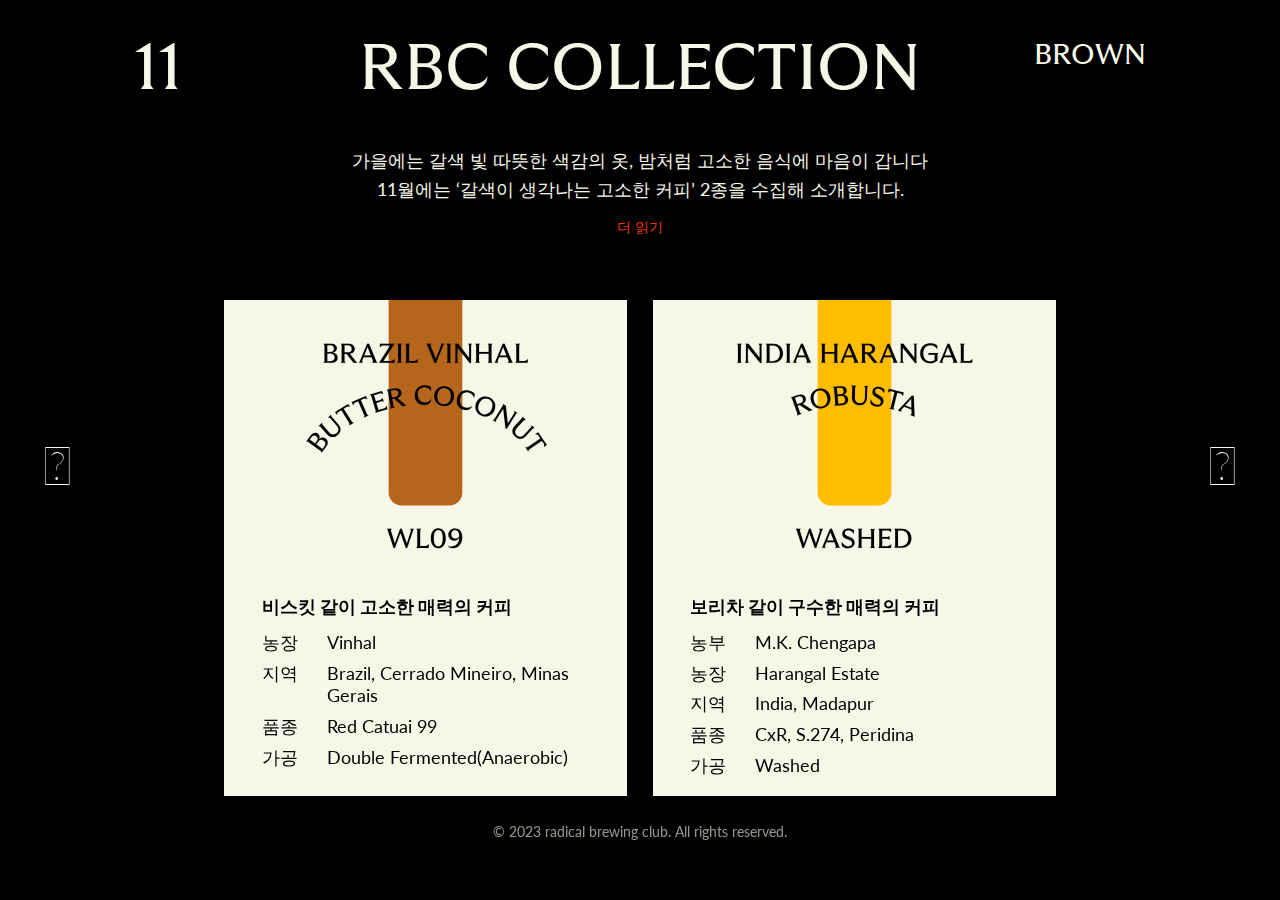
<file: 2023_11.html>
<!DOCTYPE html>
<html lang="en">

<head>
    <meta charset="UTF-8">
    <meta name="viewport" content="width=device-width, initial-scale=1.0">
    <title>RBC COLLECTION</title>

    <link rel="stylesheet" href="./style/default.css">
    <link rel="stylesheet" href="./style/page.css">

    <script src="./SideMonthBtn.js" defer></script>
    <script src="./scrollMotion.js"></script>
    <!-- 설명글 더보기 기능 -->
    <script src="./caption.js"></script>
</head>

<body>
    <header>
        <div class="month">11</div>
        <div><a href="./index.html">RBC COLLECTION</a></div>
        <div class="head-info">Brown</div>
    </header>


    <div class="container">
        <p class="writing">
            <span class="more-text" style="display:none;">
                <br><br>
                찬바람 불어오는 가을이 왔습니다.
                쌀쌀해진 온도 때문일까요? <br>
            </span>
            가을에는 갈색 빛 따뜻한 색감의 옷, 밤처럼 고소한 음식에 마음이 갑니다
            <br> 11월에는 ‘갈색이 생각나는 고소한 커피’ 2종을 수집해 소개합니다.
            <span class="more-text" style="display:none;">
                <br><br>
                하얀 겨울이 오기 전에 RBC와 함께 즐겨보아요! 🙂
            </span>
            <br>
            <button id="toggle-button">더 읽기</button>
        </p>


        <a class="previousM" href="./2023_10.html"></a>
        <a class="nextM" href="./2023_12.html"></a>


        <section class="contents-holder">

            <div class="contents">
                <div class="front">
                    <!-- 앞면에 표시할 내용 -->
                    <a href="" id="coffee01"> </a>
                    <div class="img-holder">
                        <img src="./2023_11-svg/11-coffee-1_tag.svg" alt="">
                    </div>
                    <table>
                        <th colspan="2">비스킷 같이 고소한 매력의 커피</th>
                        <tr>
                            <td>농장</td>
                            <td>Vinhal</td>
                        </tr>
                        <tr>
                            <td>지역</td>
                            <td>Brazil, Cerrado Mineiro, Minas Gerais</td>
                        </tr>
                        <tr>
                            <td>품종</td>
                            <td>Red Catuai 99</td>
                        </tr>
                        <tr>
                            <td>가공</td>
                            <td>Double Fermented(Anaerobic)</td>
                        </tr>
                    </table>
                </div>

                <div class="back">
                    <!-- 뒷면에 표시할 내용 -->
                    <a href="" id="coffee01"> </a>
                    <div class="img-holder">
                        <img src="./2023_11-svg/11-coffee-1_tag.svg" alt="">
                    </div>
                    <table>
                        <thead>
                            <th colspan="2">브라질 빈할 버터 코코넛 WL09</th>
                        </thead>
                        <tbody>
                            <tr>
                                <td>
                                    <p>빠다코코넛 비스킷이 연상되는 재미있는 커피입니다. 달달한 코코넛 향과 견과류의 고소함이 직관적 느껴집니다. 고소하면서도 부담스럽지 않을 정도의
                                        특색 있는 향미를
                                        경험해보고 싶은 분께 추천드립니다. <br>
                                        <span style="font-size: .87em;">로스팅: &nbsp; 퍼블릭커피로스터즈(경상북도 구미시)
                                    </p>
                                </td>
                            </tr>
                        </tbody>
                    </table>
                </div>
            </div>


            <div class="contents">
                <div class="front">
                    <!-- 앞면에 표시할 내용 -->
                    <a href="" id="coffee02"> </a>
                    <div class="img-holder">
                        <img src="./2023_11-svg/11-coffee-2_tag.svg" alt="">
                    </div>
                    <table>
                        <th colspan="2">보리차 같이 구수한 매력의 커피</th>
                        <tr>
                            <td>농부</td>
                            <td>M.K. Chengapa</td>
                        </tr>
                        <tr>
                            <td>농장</td>
                            <td>Harangal Estate</td>
                        </tr>
                        <tr>
                            <td>지역</td>
                            <td>India, Madapur</td>
                        </tr>
                        <tr>
                            <td>품종</td>
                            <td>CxR, S.274, Peridina</td>
                        </tr>
                        <tr>
                            <td>가공</td>
                            <td>Washed</td>
                        </tr>
                    </table>
                </div>

                <div class="back">
                    <!-- 뒷면에 표시할 내용 -->
                    <a href="" id="coffee02"> </a>
                    <div class="img-holder">
                        <img src="./2023_11-svg/11-coffee-2_tag.svg" alt="">
                    </div>
                    <table>
                        <thead>
                            <th colspan="2">인도 하랑갈 로부스타 워시드</th>
                        </thead>
                        <tbody>
                            <tr>
                                <td>
                                    <p>구수한 보리차가 연상되는 커피입니다. 두드러지는 산미와 특색 있는 향미보다, 보리차같이 편안하고 구수한 매력을 선호하시는 분께 추천드립니다.
                                        <br>
                                        <span style="font-size: .87em;">로스팅: &nbsp; liike (리이케, 서울 성북구)
                                    </p>
                                </td>
                            </tr>
                        </tbody>
                    </table>
                </div>
            </div>


        </section>
    </div>



    <!-- Footer Footer Footer -->
    <footer class="footer">
        <div>© 2023 radical brewing club. All rights reserved.</div>
    </footer>





    <script>
        // coffee01에 대한 flip 이벤트 리스너
        document.getElementById("coffee01").addEventListener("click", function (e) {
            e.preventDefault();
            const content = this.closest('.contents');
            content.classList.toggle('flipped');
        });

        // coffee02에 대한 flip 이벤트 리스너
        document.getElementById("coffee02").addEventListener("click", function (e) {
            e.preventDefault();
            const content = this.closest('.contents');
            content.classList.toggle('flipped');
        });
    </script>
</body>

</html>
</file>
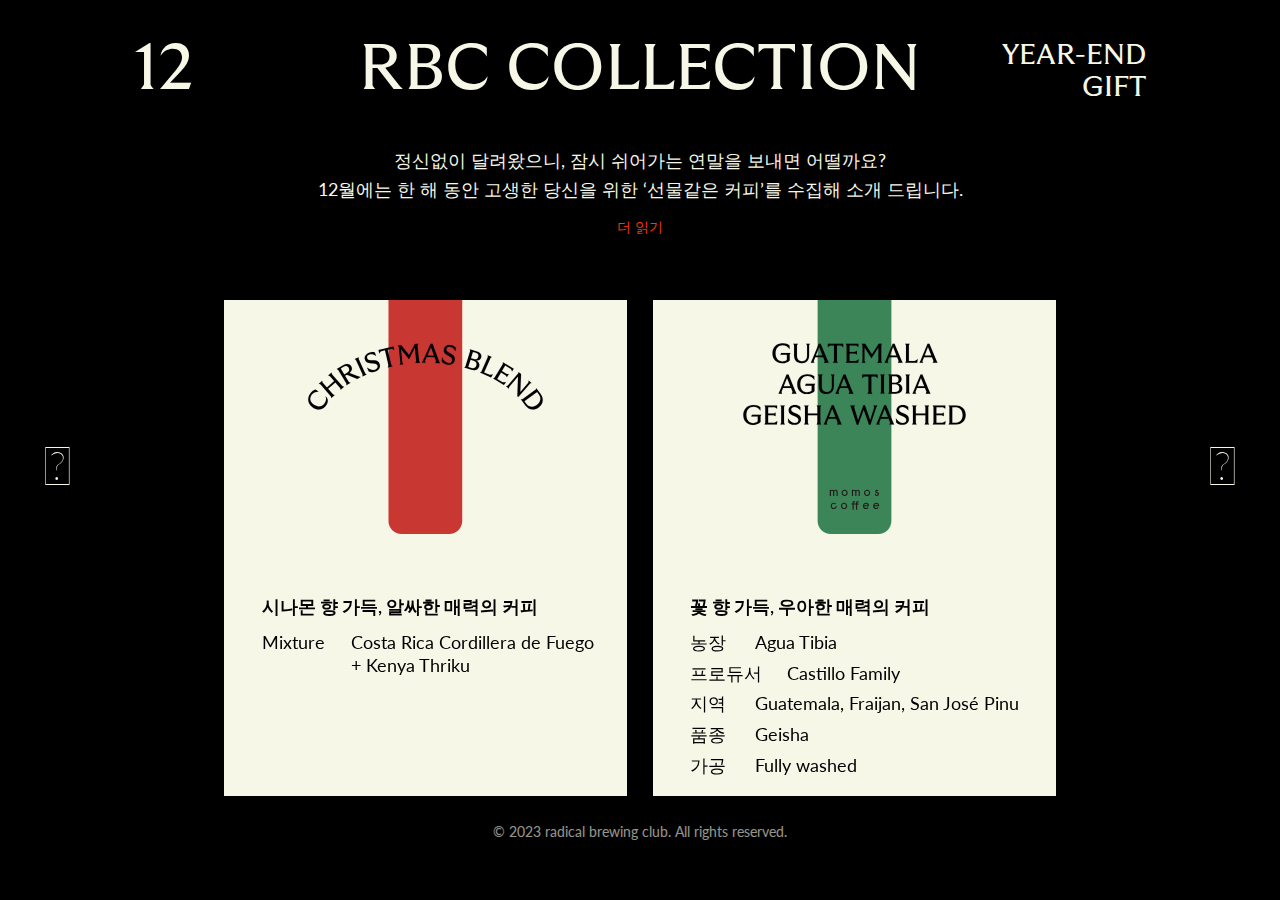
<file: 2023_12.html>
<!DOCTYPE html>
<html lang="en">

<head>
    <meta charset="UTF-8">
    <meta name="viewport" content="width=device-width, initial-scale=1.0">
    <title>RBC COLLECTION</title>

    <link rel="stylesheet" href="./style/default.css">
    <link rel="stylesheet" href="./style/page.css">

    <script src="./SideMonthBtn.js" defer></script>
    <script src="./scrollMotion.js"></script>
    <!-- 설명글 더보기 기능 -->
    <script src="./caption.js"></script>
</head>

<body>
    <header>
        <div class="month">12</div>
        <div><a href="./index.html">RBC COLLECTION</a></div>
        <div class="head-info">Year-End <br>Gift</div>
    </header>

    <!-- Month 이동 버튼 -->
    <a class="previousM" href="./2023_11.html"></a>
    <a class="nextM" href="./index.html"></a>



    <div class="container">
        <p class="writing">
            <span class="more-text" style="display:none;">
                올해도 어김없이 연말이 찾아왔습니다.
                여러분은 어떤 한 해를 보내셨나요?
                <br><br>
                RBC팀은 올해도 좋아하는 커피로 가득 채운 한 해를 보낸 것 같습니다.
                2023년에만 26곳의 한국 로스터리, 80 종류의 원두를 여러분께 소개 드렸네요.
                <br><br>
            </span>
            정신없이 달려왔으니, 잠시 쉬어가는 연말을 보내면 어떨까요? <br>
            12월에는 한 해 동안 고생한 당신을 위한 ‘선물같은 커피’를 수집해 소개 드립니다.
            <span class="more-text" style="display:none;">
                <br><br>
                연말을 장식할 맛있는 커피를 준비해두었어요.
                RBC에 들리셔서 따뜻한 커피 한 잔과 함께 자신만을 위한 시간 보내보아요🙂
            </span>
            <br>
            <button id="toggle-button">더 읽기</button>
        </p>


        <section class="contents-holder">

            <div class="contents">
                <div class="front">
                    <!-- 앞면에 표시할 내용 -->
                    <a href="" id="coffee01"> </a>
                    <div class="img-holder">
                        <img src="./2023_12-svg/12-coffee-1_tag.svg" alt="">
                    </div>
                    <table>
                        <th colspan="2">시나몬 향 가득, 알싸한 매력의 커피</th>
                        <tr>
                            <td style="width: 26%;">Mixture</td>
                            <td>Costa Rica Cordillera de Fuego + Kenya Thriku</td>
                        </tr>
                    </table>
                </div>

                <div class="back">
                    <!-- 뒷면에 표시할 내용 -->
                    <a href="" id="coffee01"> </a>
                    <div class="img-holder">
                        <img src="./2023_12-svg/12-coffee-1_tag.svg" alt="">
                    </div>
                    <table>
                        <thead>
                            <th colspan="2">크리스마스 블렌드</th>
                        </thead>
                        <tbody>
                            <tr>
                                <td>
                                    <p>시나몬 향 짙은 커피입니다.
                                        뱅쇼와 시나몬롤이 연상되어 크리스마스 시즌에 잘 어울립니다. <br>
                                        <span style="font-size: .87em;">로스팅: &nbsp; 비스킷플로어(서울 공릉동)</span>
                                    </p>
                                </td>
                            </tr>
                        </tbody>
                    </table>
                </div>
            </div>


            <div class="contents">
                <div class="front">
                    <!-- 앞면에 표시할 내용 -->
                    <a href="" id="coffee02"> </a>
                    <div class="img-holder">
                        <img src="./2023_12-svg/12-coffee-2_tag.svg" alt="">
                    </div>
                    <table>
                        <th colspan="2">꽃 향 가득, 우아한 매력의 커피</th>
                        <tr style="line-height: 1.25em;">
                            <td>농장</td>
                            <td>Agua Tibia</td>
                        </tr>
                        <tr style="line-height: 1.25em;">
                            <td colspan="2">프로듀서 &nbsp; &nbsp; Castillo Family</td>
                        </tr>
                        <tr style="line-height: 1.25em;">
                            <td>지역</td>
                            <td>Guatemala, Fraijan, San José Pinu</td>
                        </tr>
                        <tr style="line-height: 1.25em;">
                            <td>품종</td>
                            <td>Geisha</td>
                        </tr>
                        <tr style="line-height: 1.25em;">
                            <td>가공</td>
                            <td>Fully washed</td>
                        </tr>
                    </table>
                </div>

                <div class="back">
                    <!-- 뒷면에 표시할 내용 -->
                    <a href="" id="coffee02"> </a>
                    <div class="img-holder">
                        <img src="./2023_12-svg/12-coffee-2_tag.svg" alt="">
                    </div>
                    <table>
                        <thead>
                            <th colspan="2">과테말라 아구아 티비아 게이샤 워시드</th>
                        </thead>
                        <tbody>
                            <tr>
                                <td>
                                    <p>하얀 꽃이 연상되는 우아한 향미의 커피입니다.
                                        깨끗한 꽃 향, 고급스러운 산미를 가진 클래식 게이샤입니다. <br>
                                        <span style="font-size: .87em;">로스팅: &nbsp; 모모스커피(부산)</span>
                                    </p>
                                </td>
                            </tr>
                        </tbody>
                    </table>
                </div>
            </div>


        </section>
    </div>




    <!-- Footer Footer Footer -->
    <footer class="footer">
        <div>© 2023 radical brewing club. All rights reserved.</div>
    </footer>




    <script>
        // coffee01에 대한 flip 이벤트 리스너
        document.getElementById("coffee01").addEventListener("click", function (e) {
            e.preventDefault();
            const content = this.closest('.contents');
            content.classList.toggle('flipped');
        });

        // coffee02에 대한 flip 이벤트 리스너
        document.getElementById("coffee02").addEventListener("click", function (e) {
            e.preventDefault();
            const content = this.closest('.contents');
            content.classList.toggle('flipped');
        });
    </script>
</body>

</html>
</file>
<file: style/default.css>
@import url("https://fonts.googleapis.com/css2?family=Lato:wght@300;400;700&display=swap");
@import url(//spoqa.github.io/spoqa-han-sans/css/SpoqaHanSansNeo.css);
@font-face {
  font-family: "GT-Ultra-Median-Regular";
  src: url(../source/GT-Ultra-Median-Regular.otf) format("opentype");
  font-weight: 500;
  font-style: normal;
}
* {
  box-sizing: border-box;
  position: relative;
  margin: 0;
  padding: 0;
  scroll-behavior: smooth;
  word-break: keep-all;
}

body::-webkit-scrollbar {
  width: 0;
}

a,
a:link,
a:visited {
  color: inherit;
  text-decoration: none;
}

a:hover {
  opacity: 0.75;
  transition: all 0.1s linear;
  cursor: pointer;
}

table,
td,
tr {
  vertical-align: top;
}

html {
  font-size: 1.6vw;
}

body {
  background-color: #000;
  color: #f7f7e8;
  margin: 1.9rem 4rem;
  font-family: "Lato", "Spoqa Han Sans Neo";
}

header {
  font-family: "GT-Ultra-Median-Regular";
  font-size: 3.6rem;
  display: flex;
  justify-content: space-between;
}
header a {
  margin: 0 auto;
}

.container > * {
  opacity: 0;
  transform: translateY(15px);
  transition: opacity 0.7s ease-out, transform 0.7s ease-out;
}
.container > *.show {
  opacity: 1;
  transform: translateY(0);
}

.footer {
  position: relative;
  margin: 1.5rem auto;
  width: 100%;
  text-align: center;
  font-size: 0.8rem;
  color: #f7f7e8;
  opacity: 0.6;
}

@media screen and (min-width: 1600px) {
  html {
    font-size: 1.2vw;
  }
  body {
    margin: 1.9rem 12rem;
  }
}
@media screen and (min-width: 1280px) {
  html {
    font-size: 1.4vw;
  }
  body {
    margin: 1.9rem 7.5rem;
  }
  .contents-holder .contents .img-holder {
    width: 80%;
  }
}
@media screen and (max-width: 768px) {
  html {
    font-size: 4vw;
  }
  body {
    margin: 2rem auto;
    overflow: auto;
  }
  header {
    flex-direction: column;
    font-size: 2.8rem;
  }
  header > :nth-child(1) {
    text-align: center;
    order: 2;
  }
  header > :nth-child(2) {
    width: 88vw;
    justify-content: center;
    margin: auto;
    text-align: center;
    order: 1;
  }
  header > :nth-child(3) {
    padding-top: 0;
    text-align: center;
    order: 3;
    font-size: 0.7em;
  }
  header .head-info,
  header .month {
    width: 100%;
    margin-top: 1.6rem;
  }
  header .map {
    display: none;
  }
  header .head-info p {
    display: block;
  }
  .footer {
    position: relative;
    margin: 3em 0 1rem;
  }
}
</file>
<file: style/02_index.css>
.writing {
  max-width: 70vw;
  margin: 2.3rem auto;
  line-height: 1.6em;
  text-align: center;
  font-weight: 400;
}

section {
  display: flex;
  flex-wrap: wrap;
  justify-content: center;
}
section a {
  font-family: "GT-Ultra-Median-Regular";
  font-size: 7rem;
  text-align: center;
  margin: 3rem;
}

@media screen and (max-width: 768px) {
  .writing {
    width: 65vw;
    margin: 2.8rem auto;
  }
  section {
    width: 65vw;
    margin: auto;
  }
  section a {
    font-size: 6rem;
    margin: 2rem 3rem;
  }
}
@media screen and (max-width: 450px) {
  .writing {
    width: 96vw;
    margin: 2.4rem auto;
  }
  section {
    width: 100vw;
  }
  section a {
    font-size: 4.25rem;
    margin: 1.5rem 2rem;
  }
}
</file>
<file: style/page.css>
@charset "UTF-8";
.month {
  width: 16vw;
  height: auto;
}

.head-info {
  width: 16vw;
  padding-top: 0.2em;
  font-size: 0.44em;
  line-height: 1.15em;
  text-align: right;
  text-transform: uppercase;
}
.head-info .map {
  width: 9rem;
  position: absolute;
  top: -0.4rem;
  right: -1.2rem;
}
.head-info p {
  display: none;
}

.previousM {
  position: fixed;
  height: 100vh;
  z-index: 98;
  top: 48vh;
  left: 2.45rem;
  font-size: 3rem;
  font-weight: lighter;
  mix-blend-mode: difference;
}

.nextM {
  position: fixed;
  height: 100vh;
  z-index: 98;
  top: 48vh;
  right: 2.45rem;
  font-size: 3rem;
  font-weight: lighter;
  mix-blend-mode: difference;
}

.container .writing {
  width: 75vw;
  margin: 2.3rem auto;
  text-align: center;
  line-height: 1.6em;
  font-weight: 400;
}
.container #toggle-button {
  background: none;
  /* 배경 제거 */
  border: none;
  /* 테두리 제거 */
  cursor: pointer;
  /* 마우스 포인터를 가리키는 손 모양으로 변경 */
  color: #ff3700;
  font-size: 0.8em;
  /* 밑줄 추가 */
  margin-bottom: 1.5em;
  margin-top: 1em;
}
.container #toggle-button:hover {
  opacity: 0.5;
}
.container .message {
  position: fixed;
  bottom: 3rem;
  left: 16.5%;
}
.container .contents-holder {
  display: flex;
  justify-content: space-between;
  padding: 0 7vw;
  gap: 1rem;
}
.container .contents-holder .contents {
  width: calc(50% - 0.7rem);
  height: 27.7rem;
  background-color: #f7f7e8;
  display: flex;
  flex-direction: column;
  transition: transform 0.5s ease-in-out;
  opacity: 1;
  transform-style: preserve-3d;
  perspective: 1000px;
}
.container .contents-holder .contents.flipped {
  transform: rotateY(180deg);
  opacity: 1;
}
.container .contents-holder .contents .front,
.container .contents-holder .contents .back {
  backface-visibility: hidden;
  width: 100%;
  height: 100%;
  position: absolute;
  left: 0;
  top: 0;
}
.container .contents-holder .contents .front .img-holder,
.container .contents-holder .contents .back .img-holder {
  margin: 0 auto;
  width: 90%;
  height: 58.4%;
}
.container .contents-holder .contents .front .img-holder img,
.container .contents-holder .contents .back .img-holder img {
  top: 0;
  width: 100%;
  height: auto;
}
.container .contents-holder .contents .front table,
.container .contents-holder .contents .back table {
  width: 19em;
  height: 0;
  margin: 0 2rem;
  color: #000;
  font-weight: 400;
}
.container .contents-holder .contents .front table th,
.container .contents-holder .contents .back table th {
  font-weight: 600;
  text-align: left;
  padding-bottom: 0.5em;
  line-height: 1.6em;
}
.container .contents-holder .contents .front table td,
.container .contents-holder .contents .front table tr,
.container .contents-holder .contents .back table td,
.container .contents-holder .contents .back table tr {
  line-height: 1.25em;
  padding-bottom: 0.35em;
}
.container .contents-holder .contents .front table tr > :first-child,
.container .contents-holder .contents .back table tr > :first-child {
  width: 3.5rem;
}
.container .contents-holder .contents .front table tr p,
.container .contents-holder .contents .back table tr p {
  line-height: 1.6em;
}
.container .contents-holder .contents .back {
  transform: rotateY(180deg);
}
.container .contents-holder .contents #coffee01,
.container .contents-holder .contents #coffee02,
.container .contents-holder .contents #coffee03 {
  z-index: 100;
  position: absolute;
  width: 100%;
  height: 100%;
}

@media screen and (max-width: 768px) {
  .container .writing {
    width: 82vw;
    margin: 2.8rem auto;
  }
  .container .previousM {
    left: 1rem;
  }
  .container .nextM {
    right: 1rem;
  }
  .container .contents-holder {
    display: block;
    height: auto;
    padding: 0;
  }
  .container .contents-holder .contents {
    width: 88vw;
    min-height: 120vw;
    margin: 0 auto 1.5rem;
    padding-bottom: 1.25rem;
  }
  .container .contents-holder .contents .front .img-holder,
  .container .contents-holder .contents .back .img-holder {
    width: 100%;
    height: auto;
    margin-bottom: 1.25em;
  }
  .container .contents-holder .contents .front .img-holder img,
  .container .contents-holder .contents .back .img-holder img {
    top: -0.03rem;
  }
  .container .contents-holder .contents .front table,
  .container .contents-holder .contents .back table {
    width: 17em;
    margin: 0 2rem;
  }
  .container .contents-holder .contents .front table th,
  .container .contents-holder .contents .back table th {
    padding-bottom: 0.75em;
  }
  .container .contents-holder .contents .front table td,
  .container .contents-holder .contents .front table tr,
  .container .contents-holder .contents .back table td,
  .container .contents-holder .contents .back table tr {
    padding-bottom: 0.4em;
  }
}
</file>
<file: style/3set.css>
@charset "UTF-8";
/* 원두 3종 */
.container .contents-holder {
  padding: 0;
}
.container .contents-holder .contents {
  width: 33.3333333333%;
  height: 27.5rem;
  font-size: 0.85rem;
}
.container .contents-holder .contents .front table,
.container .contents-holder .contents .back table {
  width: 17.8em;
  margin: 0 1.3rem;
}
.container .contents-holder .contents .front table tr td p,
.container .contents-holder .contents .back table tr td p {
  line-height: 1.632em;
}
</file>
